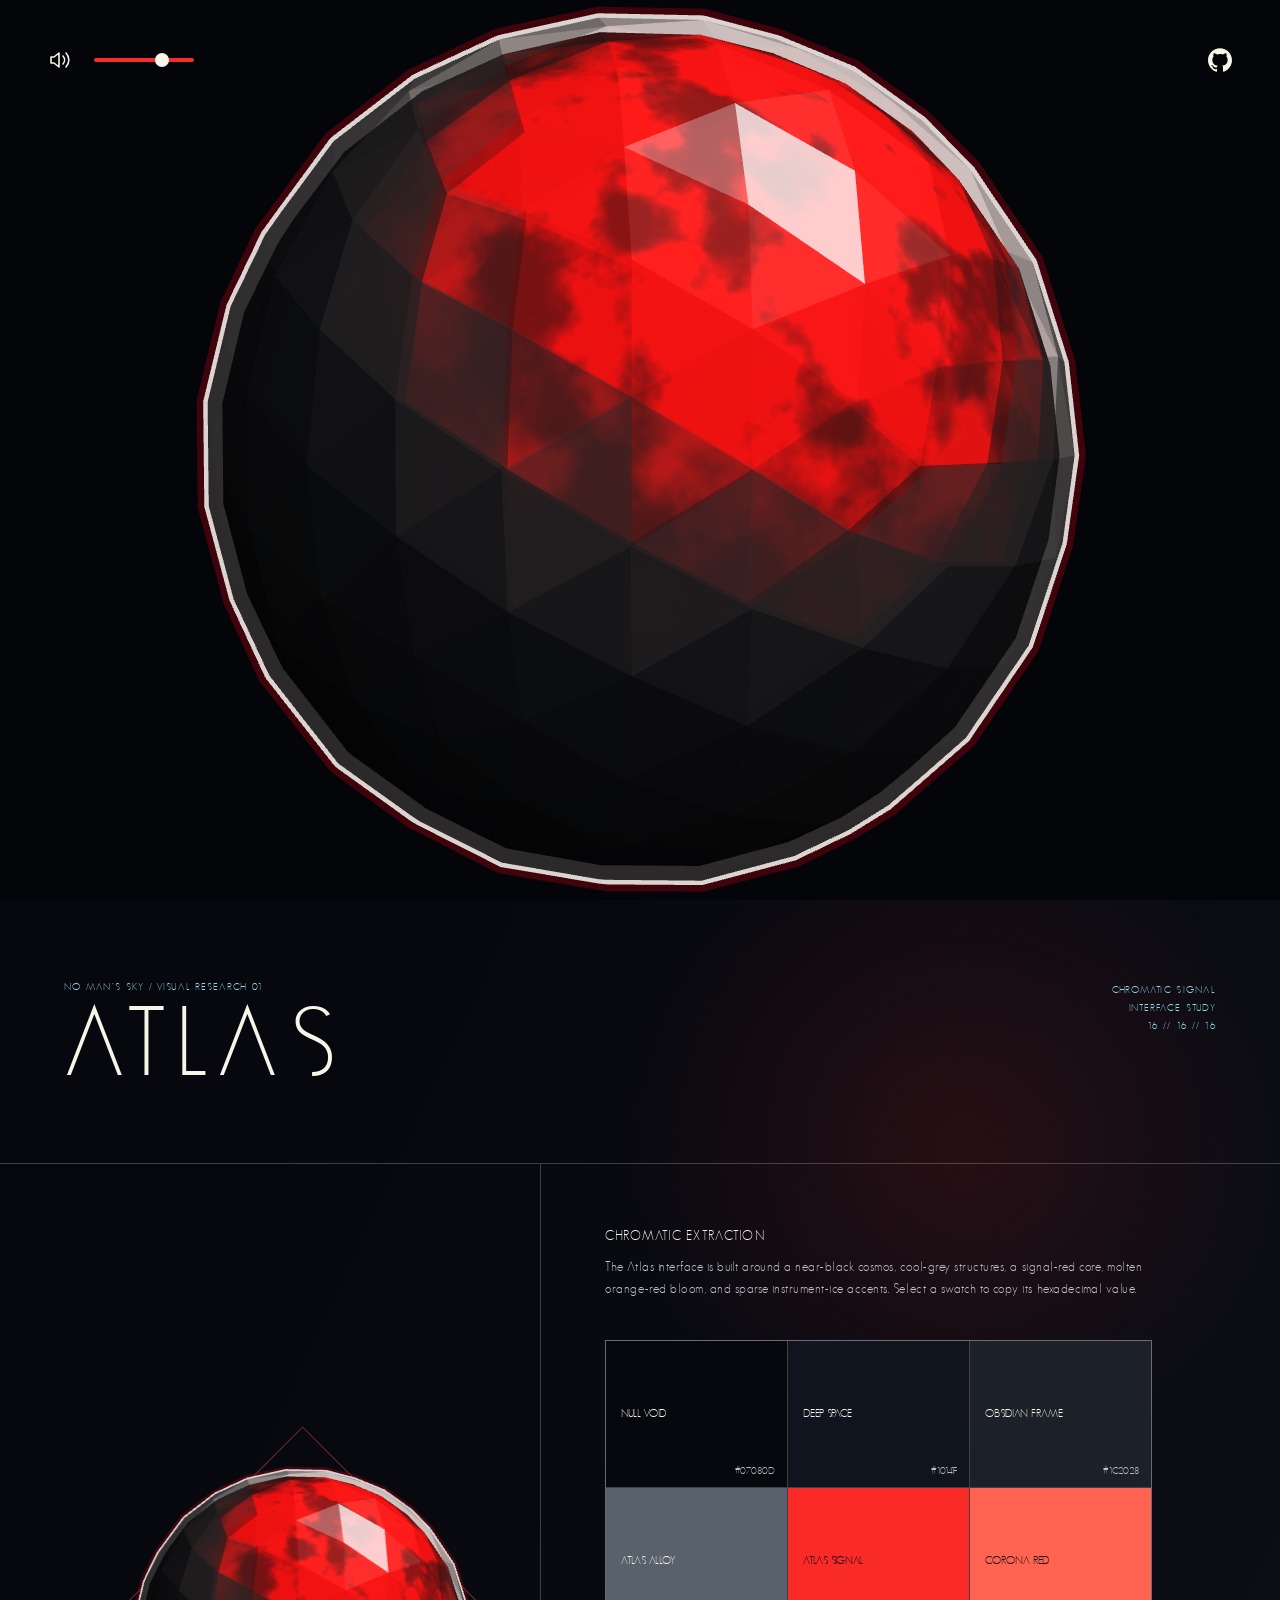
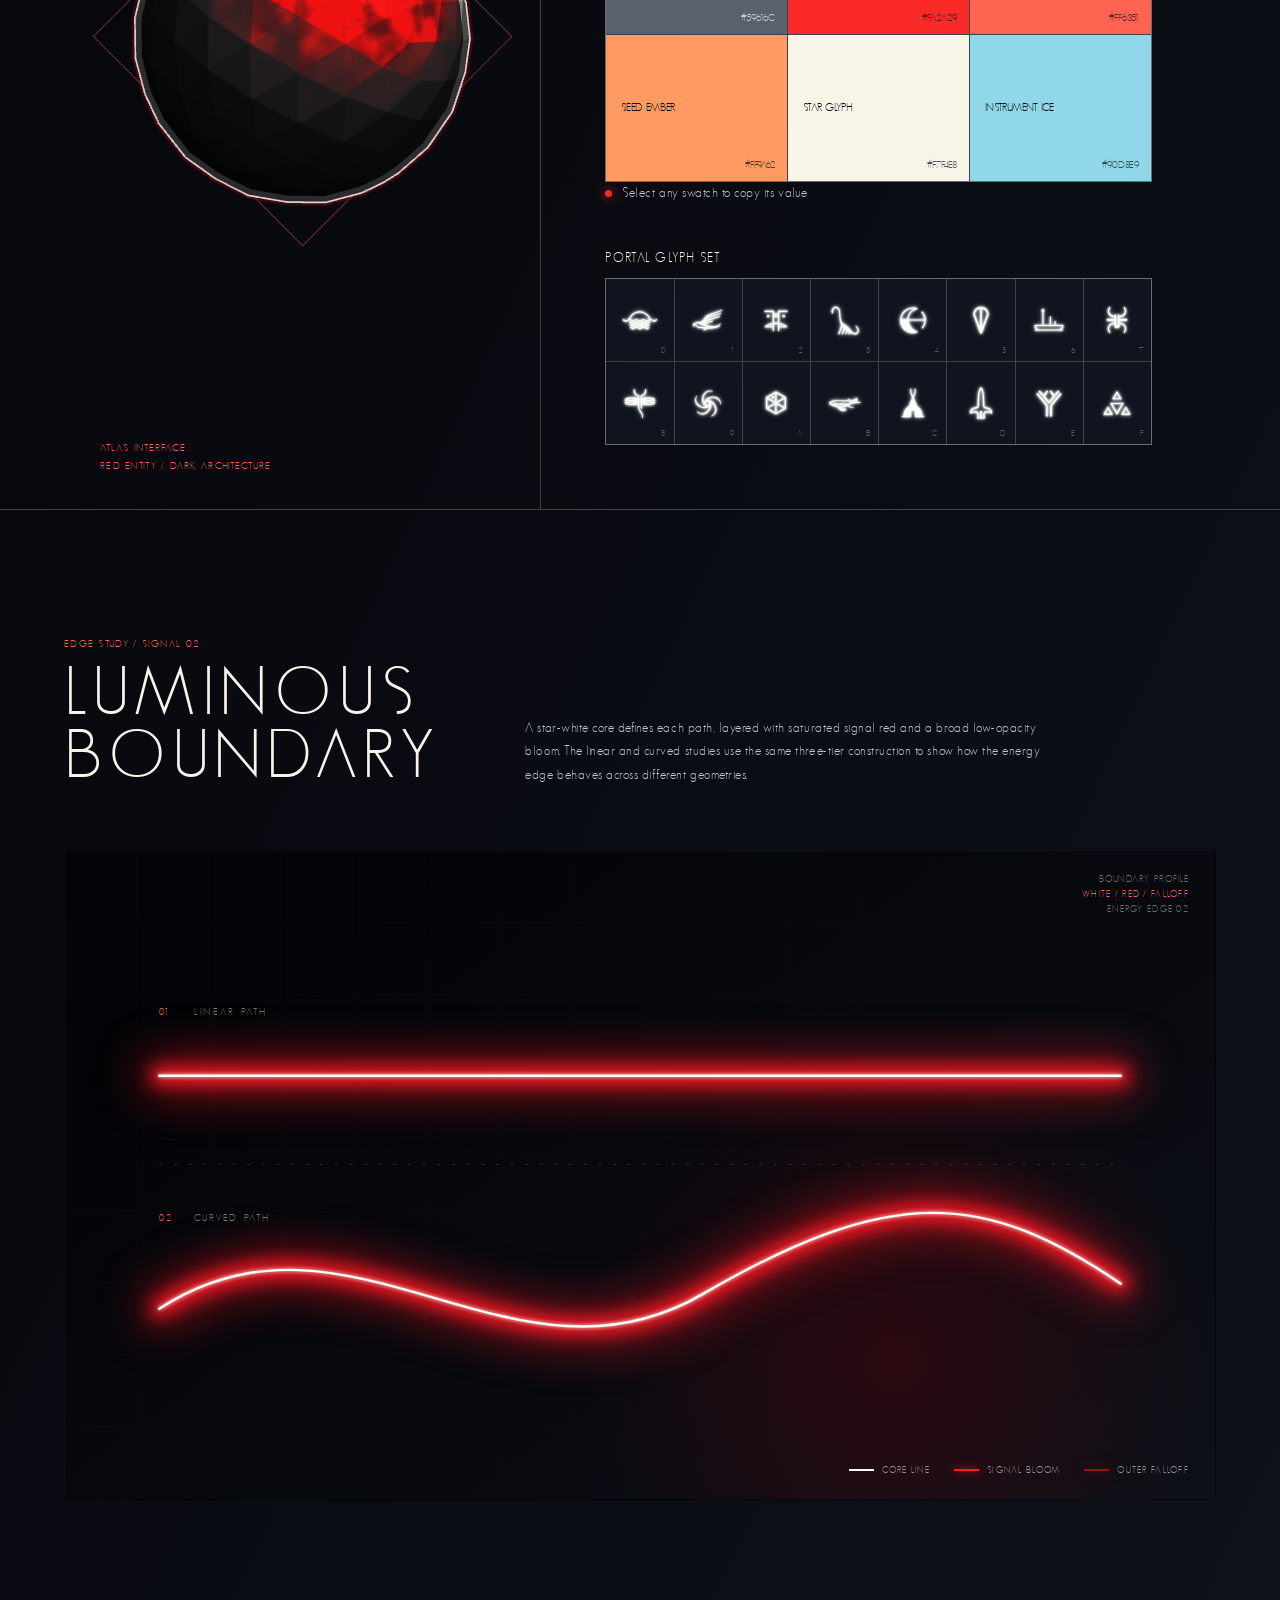
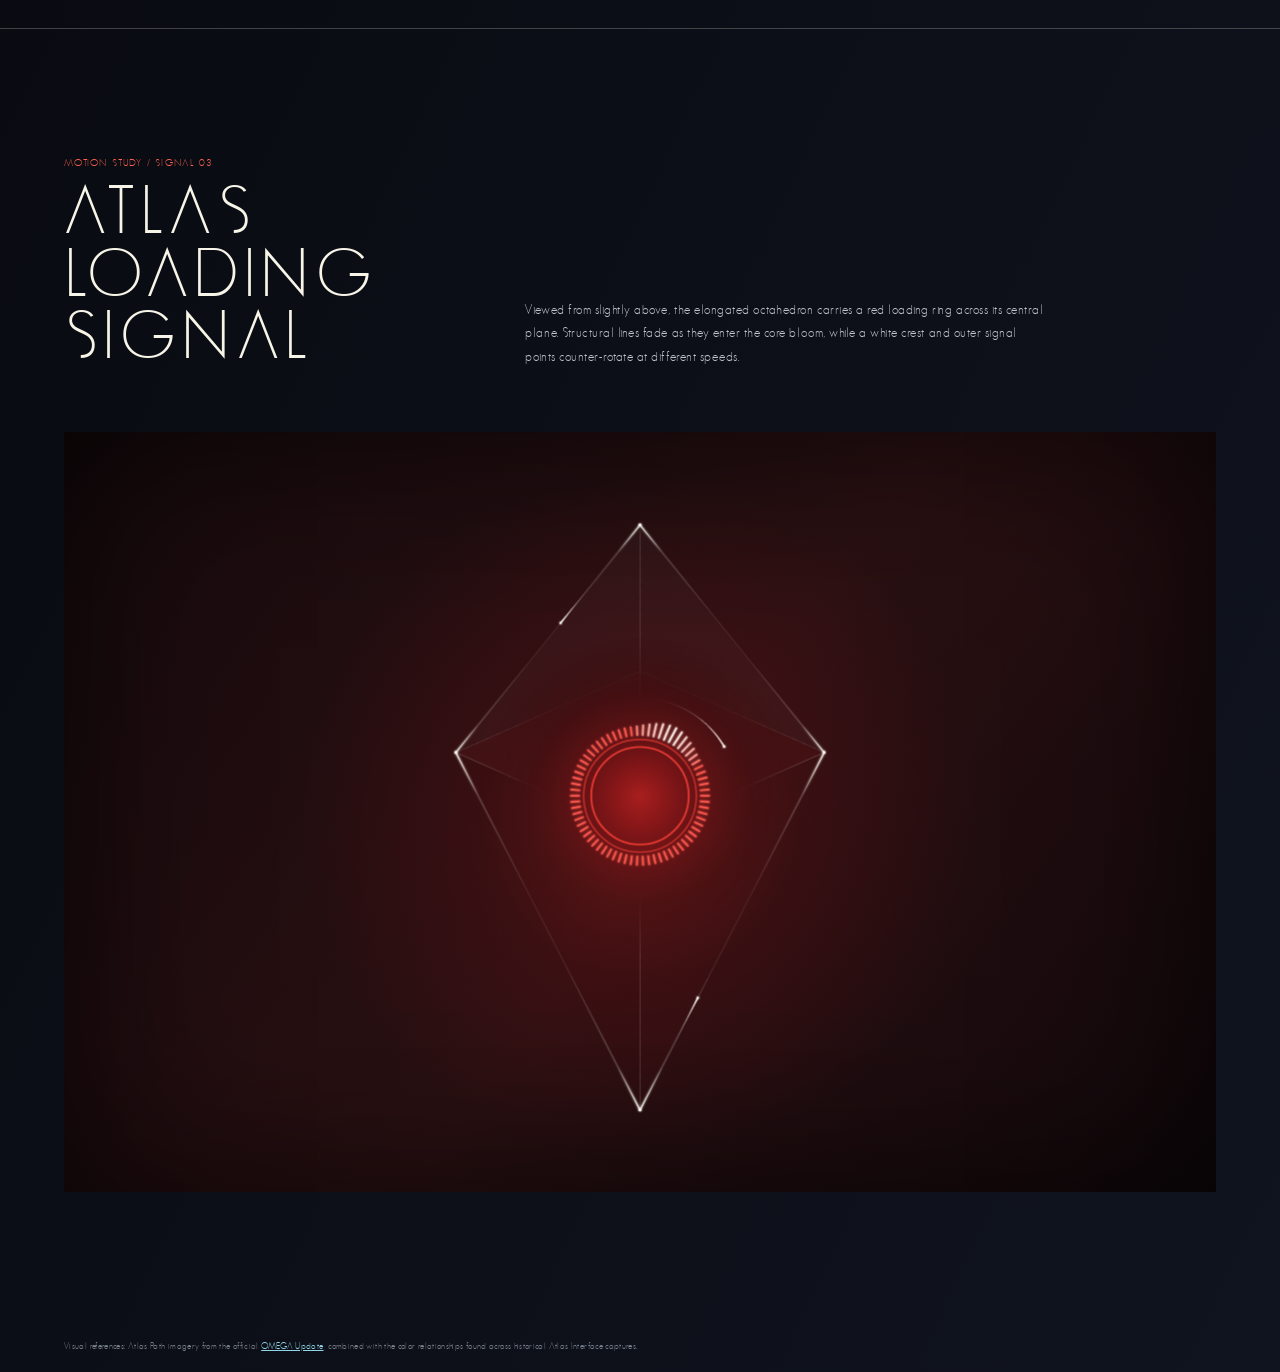
<file: index.html>
<!doctype html>
<html lang="en">
  <head>
    <meta charset="utf-8" />
    <meta name="viewport" content="width=device-width, initial-scale=1" />
    <meta http-equiv="refresh" content="0; url=./color-study.html" />
    <title>Atlas Design / Chromatic Study</title>
    <link rel="canonical" href="./color-study.html" />
  </head>
  <body>
    <p><a href="./color-study.html">Open the Atlas chromatic study</a></p>
    <script>location.replace('./color-study.html' + location.search + location.hash);</script>
  </body>
</html>
</file>
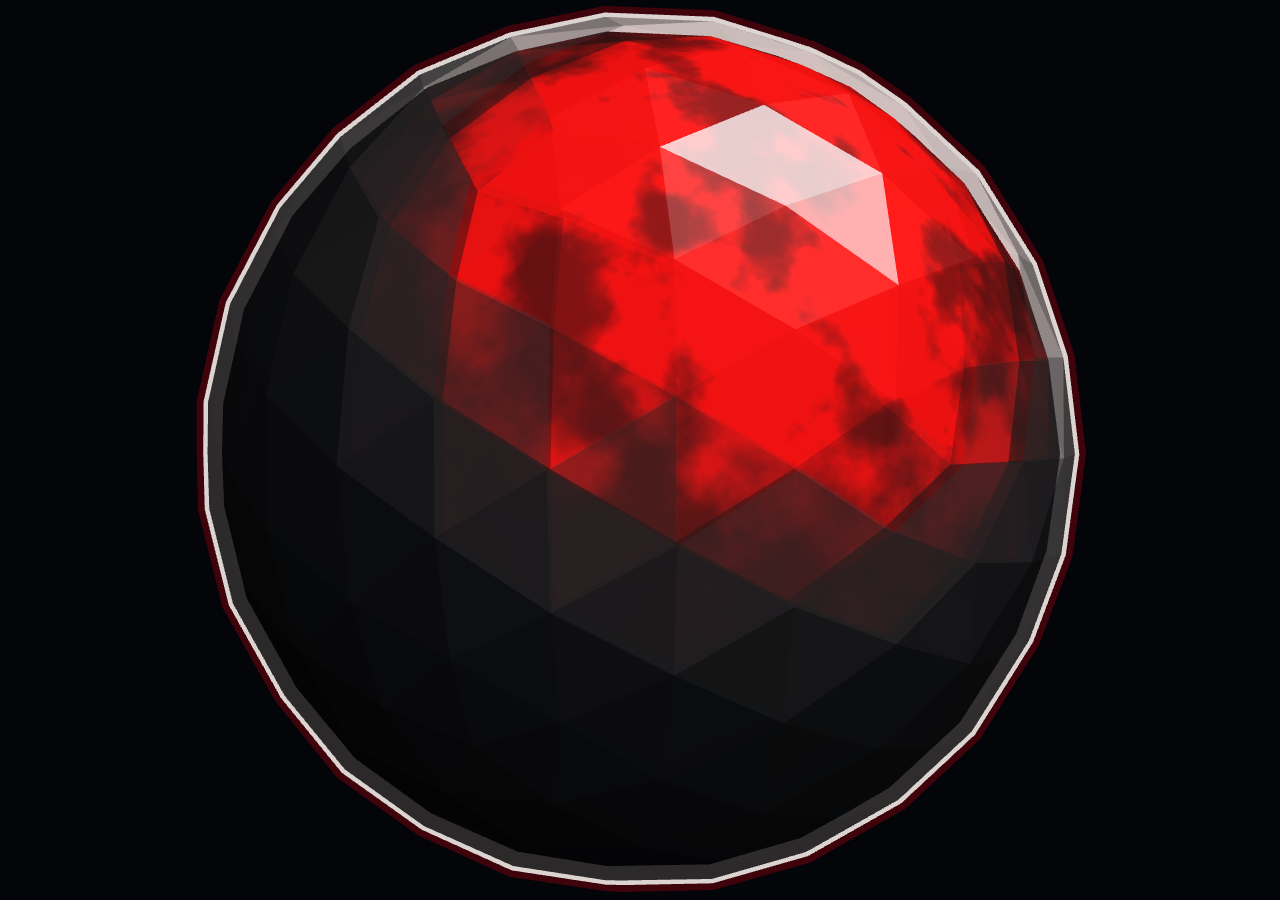
<file: components/atlas-core/index.html>
<!doctype html>
<html lang="zh-CN">
  <head>
    <meta charset="utf-8" />
    <meta name="viewport" content="width=device-width, initial-scale=1" />
    <title>Atlas Core</title>
    <link rel="stylesheet" href="./atlas-core.css" />
  </head>
  <body>
    <section class="atlas-core" data-atlas-core aria-label="Atlas Core">
      <canvas class="atlas-core__canvas" data-atlas-canvas aria-hidden="true"></canvas>
      <div class="atlas-core__fallback" aria-hidden="true"></div>
    </section>
    <script src="../../vendor/three.min.js"></script>
    <script src="./atlas-core.js"></script>
    <script>window.AtlasCore.mount();</script>
  </body>
</html>
</file>
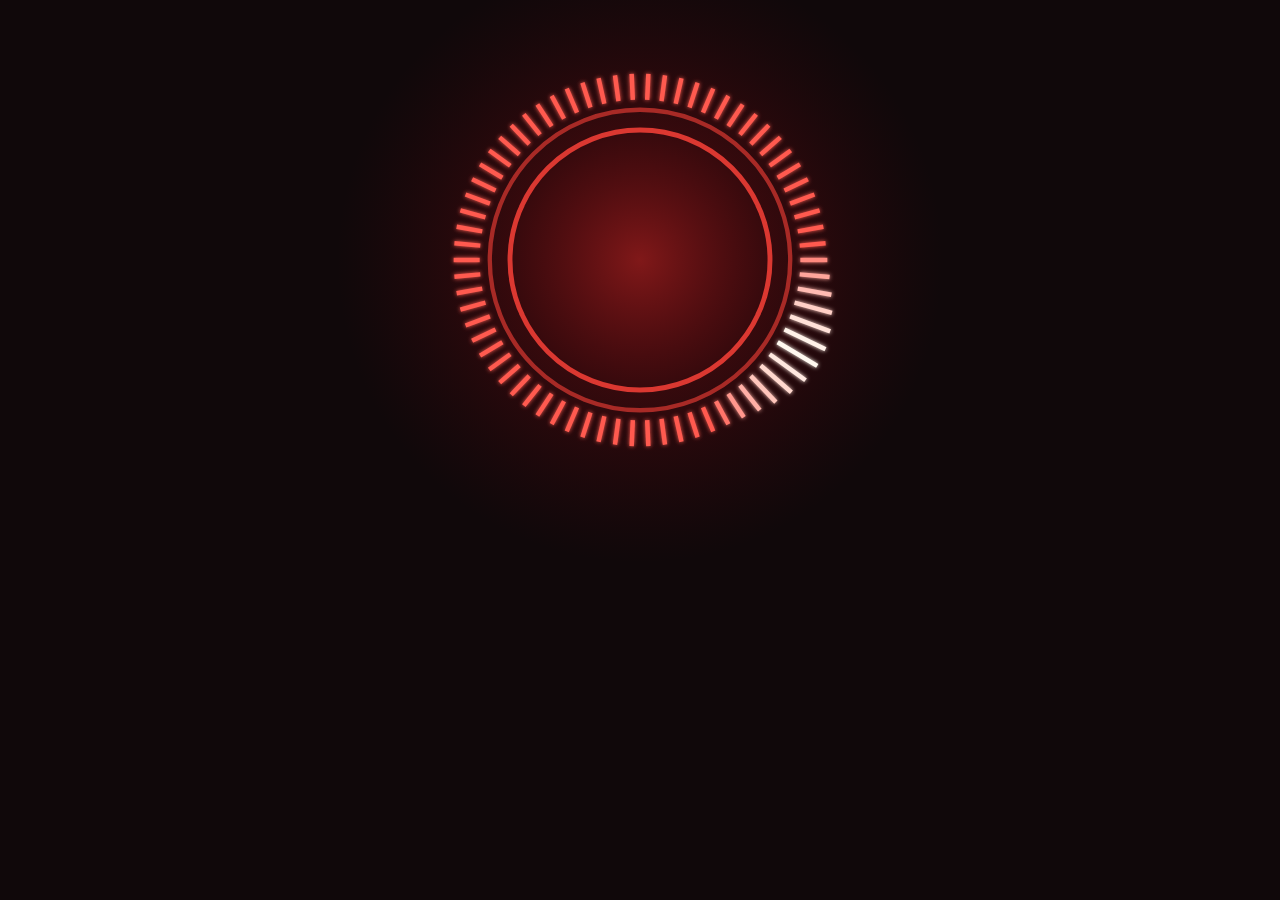
<file: components/atlas-loader-core/index.html>
<!doctype html>
<html lang="zh-CN">
  <head>
    <meta charset="utf-8" />
    <meta name="viewport" content="width=device-width, initial-scale=1" />
    <title>Atlas Loader Core</title>
    <link rel="stylesheet" href="./atlas-loader-core.css" />
    <style>
      html, body { min-height: 100%; margin: 0; background: #10080a; }
      body { display: grid; place-items: center; }
      svg { width: min(72vw, 520px); overflow: visible; }
    </style>
  </head>
  <body>
    <svg viewBox="150 155 180 180" role="img" aria-label="Atlas red loading core">
      <g data-atlas-loader-core></g>
    </svg>
    <script src="./atlas-loader-core.js"></script>
    <script>window.AtlasLoaderCore.mountAll();</script>
  </body>
</html>
</file>
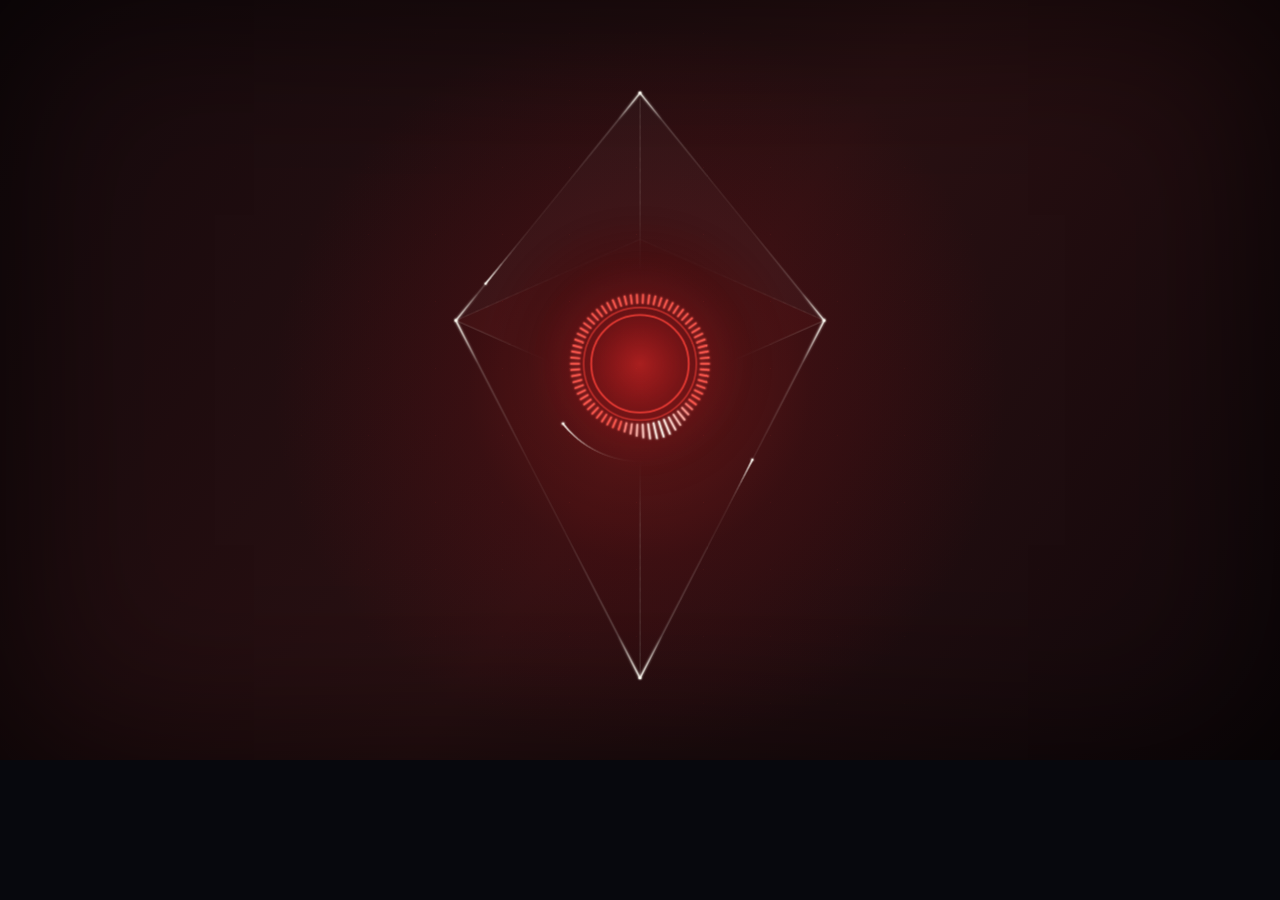
<file: components/atlas-loader/index.html>
<!doctype html>
<html lang="zh-CN">
  <head>
    <meta charset="utf-8" />
    <meta name="viewport" content="width=device-width, initial-scale=1" />
    <title>Atlas Loader</title>
    <link rel="stylesheet" href="../atlas-loader-core/atlas-loader-core.css" />
    <link rel="stylesheet" href="./atlas-loader.css" />
    <style>
      :root { --signal: #fa2a29; --corona: #ff6351; --star: #f7f4e8; }
      html, body { min-height: 100%; margin: 0; color: var(--star); background: #07080d; font-family: "Avenir Next", sans-serif; font-weight: 300; letter-spacing: .08em; }
    </style>
  </head>
  <body>
    <div data-atlas-loader data-inner-orbit-radius="90"></div>
    <script src="../atlas-loader-core/atlas-loader-core.js"></script>
    <script src="./atlas-loader.js"></script>
    <script>window.AtlasLoader.mountAll();</script>
  </body>
</html>
</file>
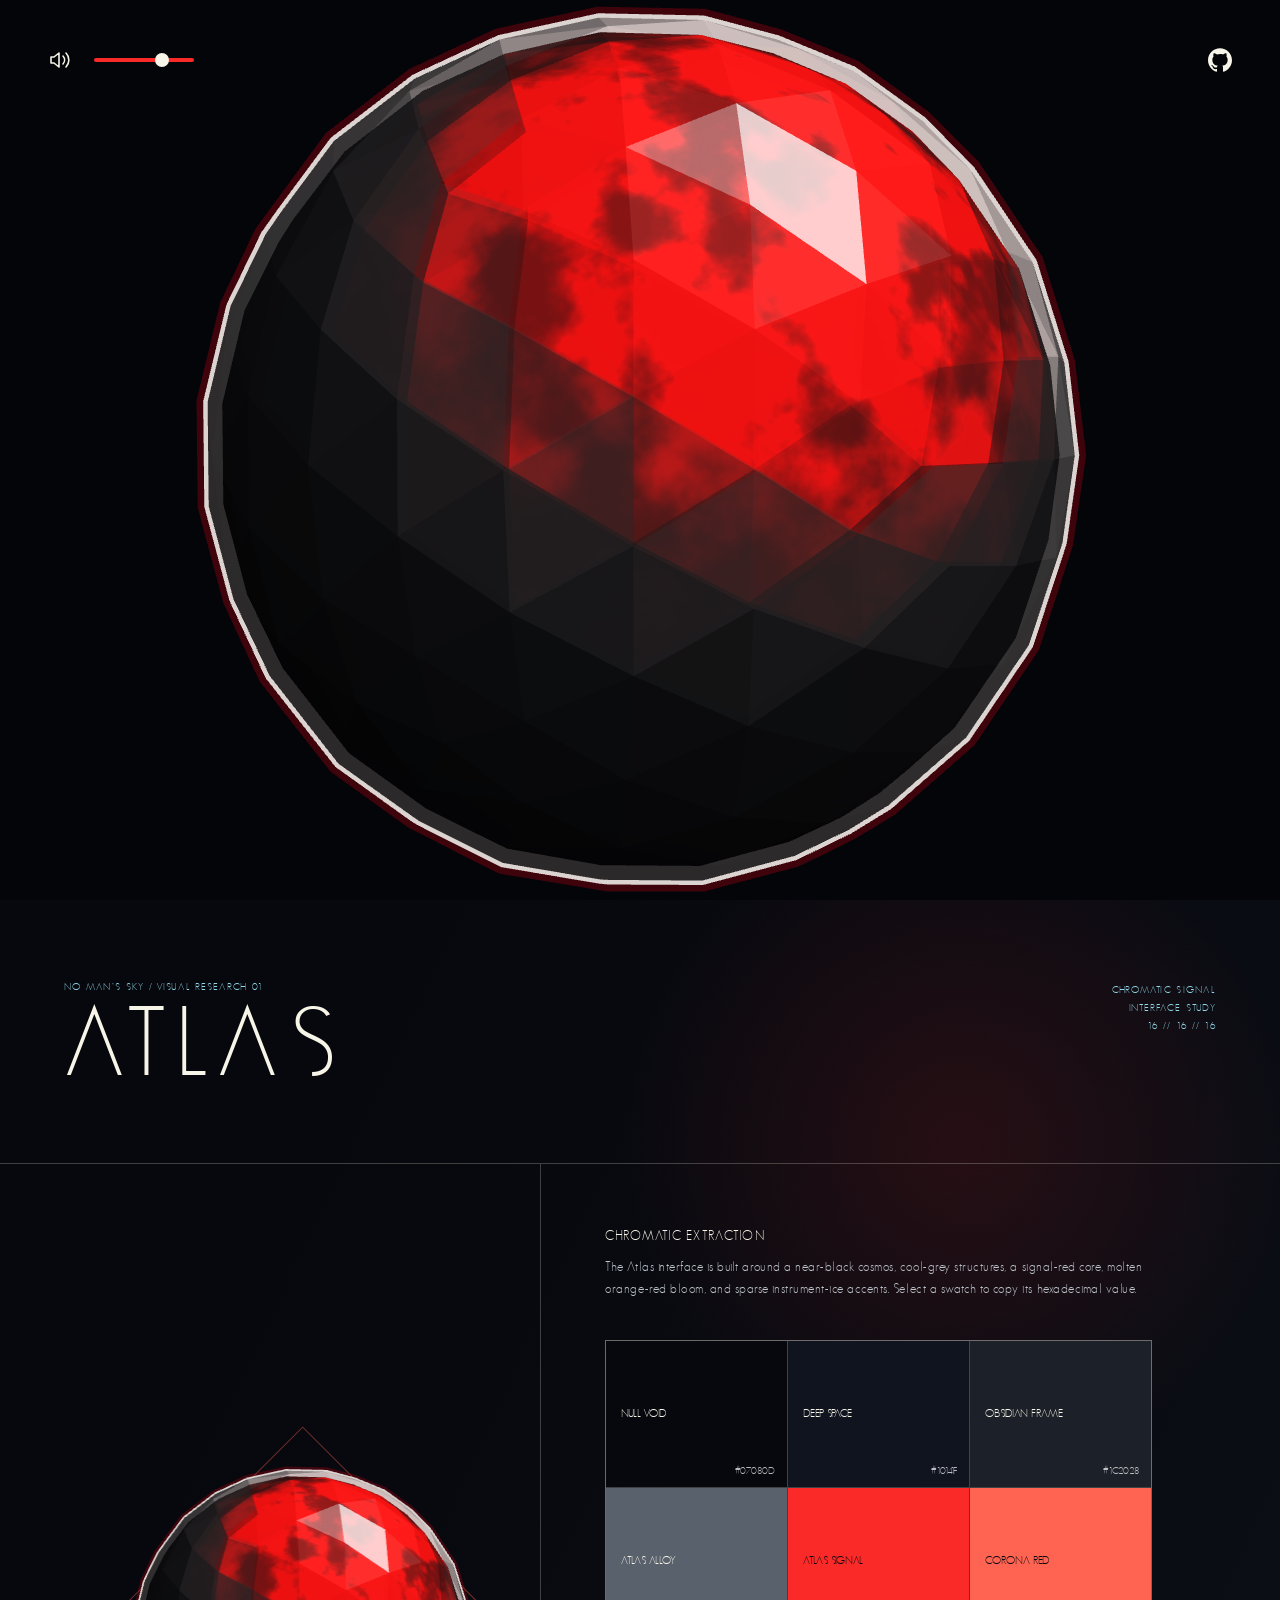
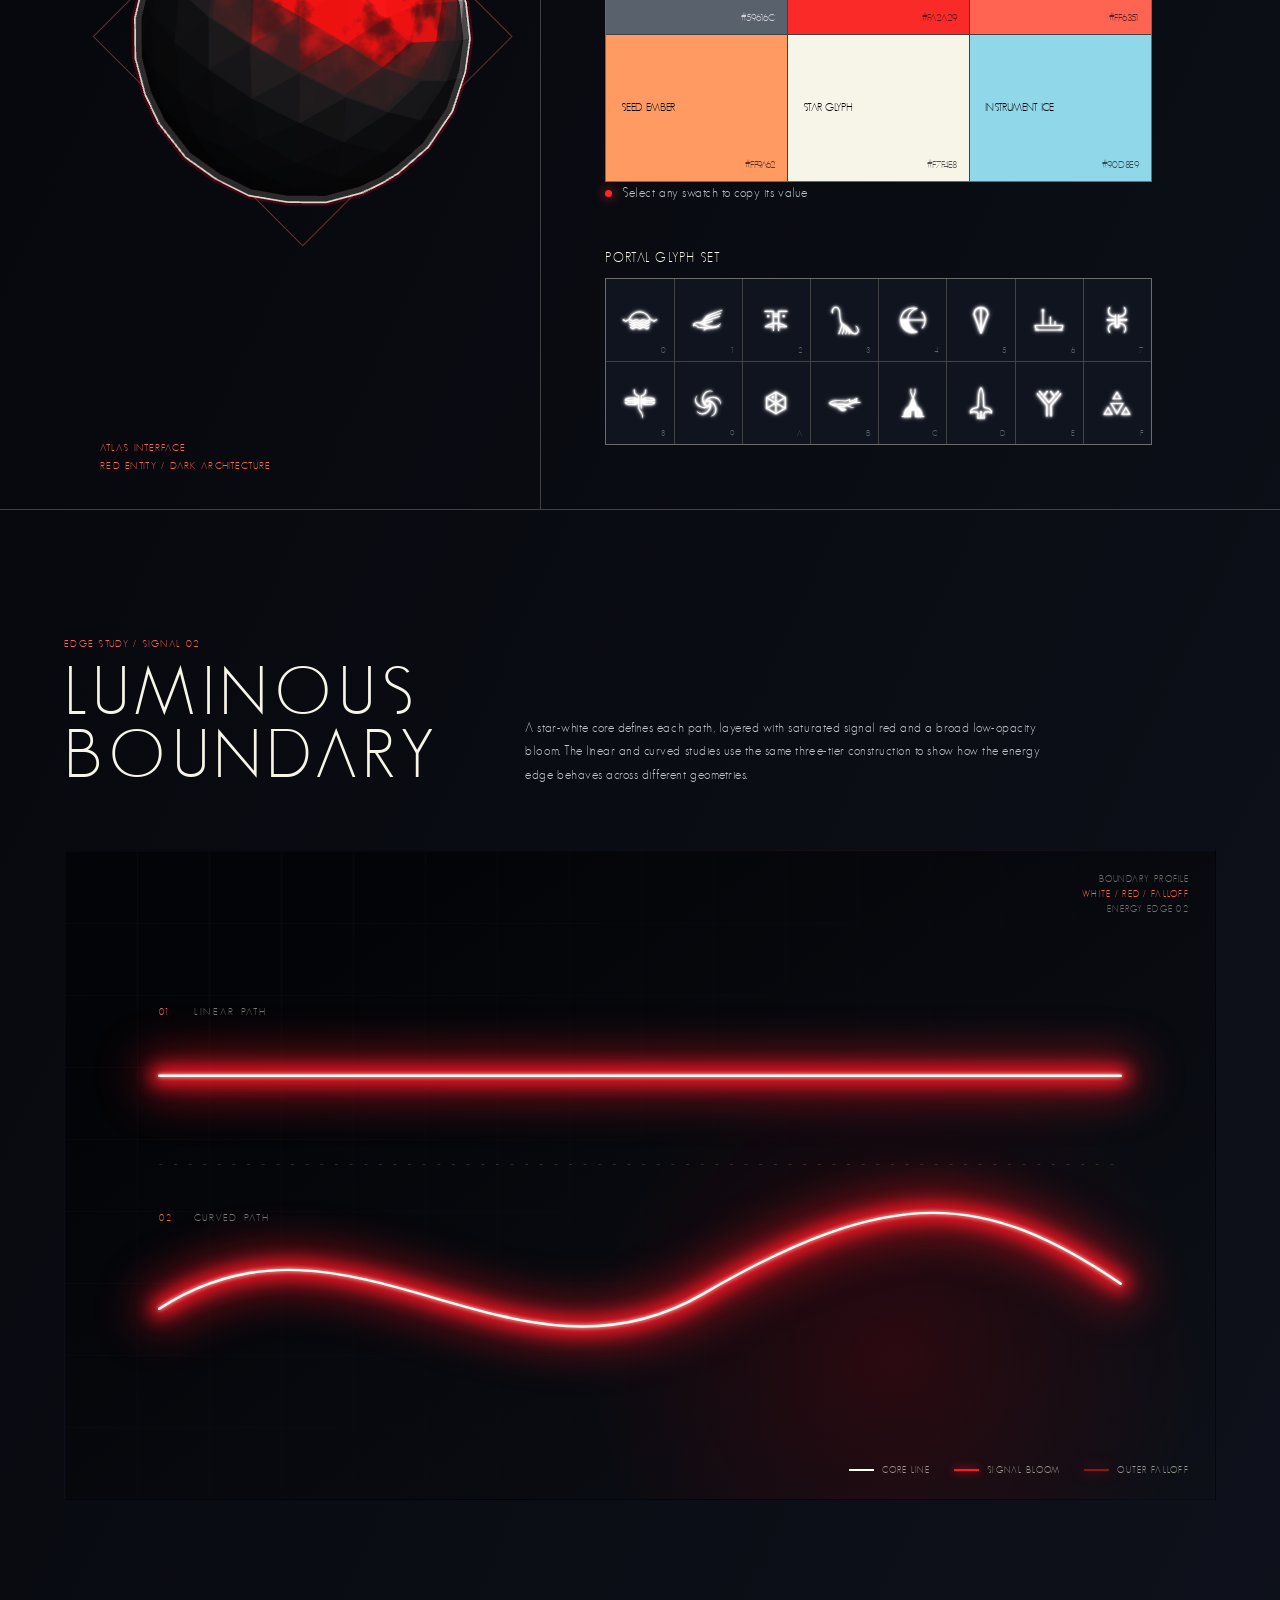
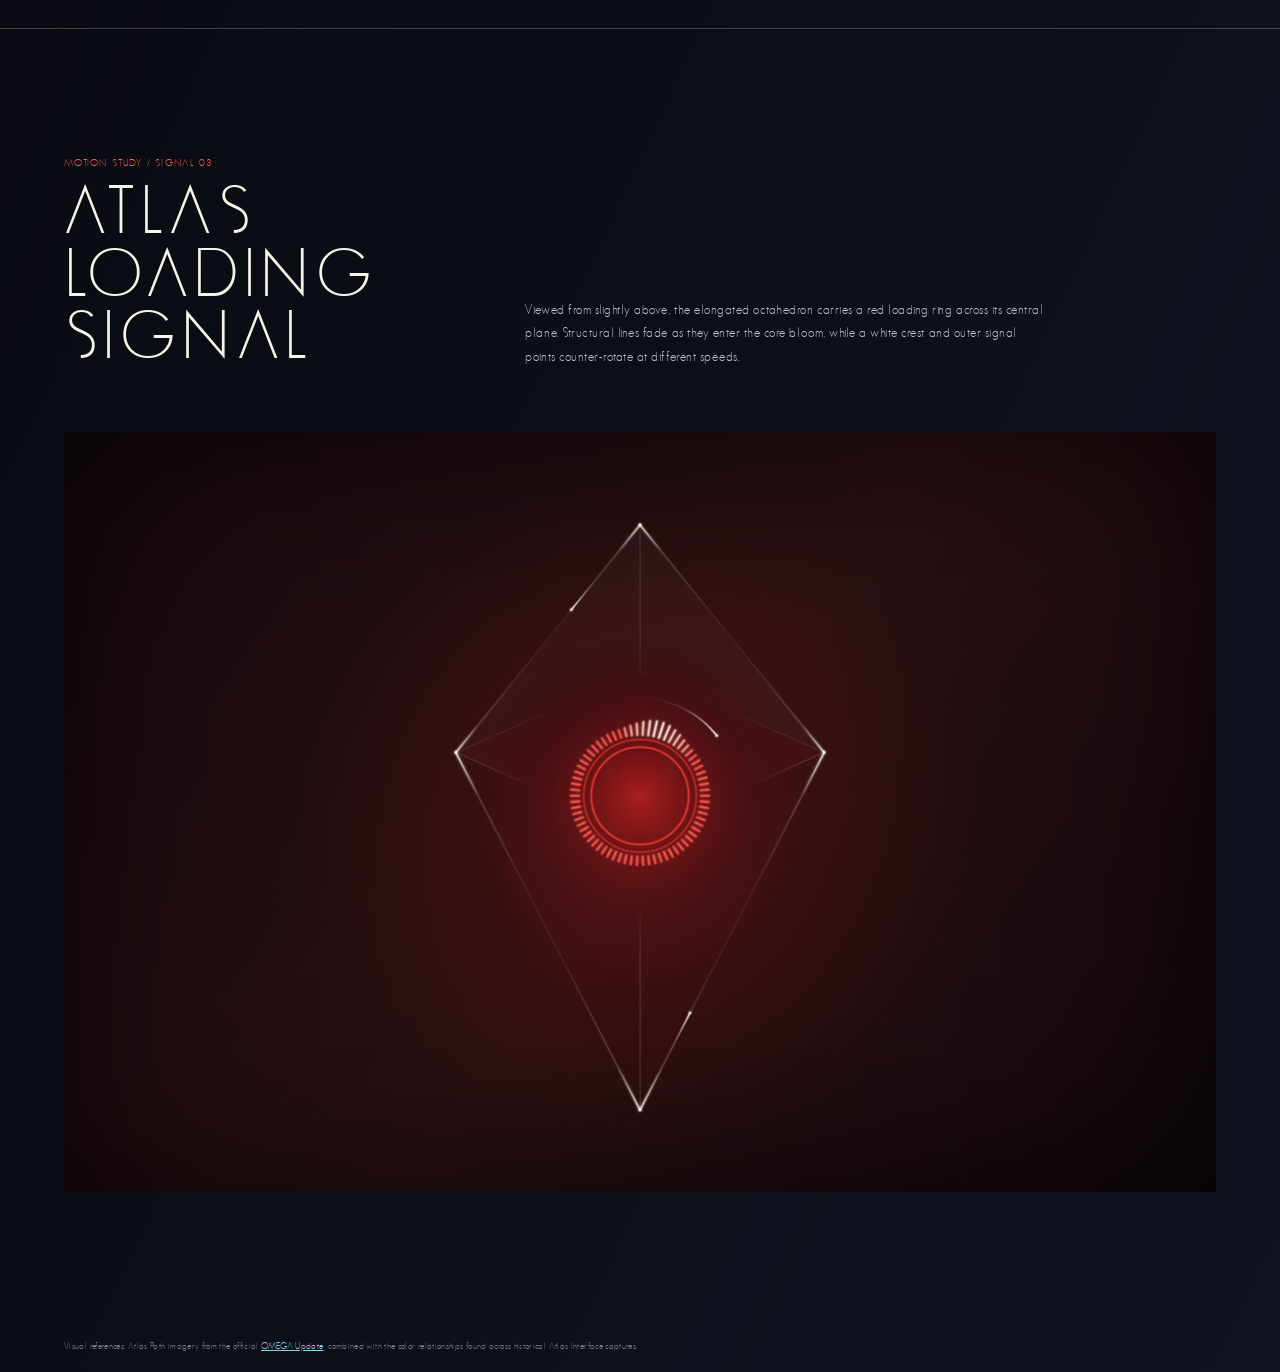
<file: color-study.html>
<!doctype html>
<html lang="en">
  <head>
    <meta charset="utf-8" />
    <meta name="viewport" content="width=device-width, initial-scale=1" />
    <title>ATLAS / Chromatic Study</title>
    <style>
      /* Bundled locally with this Atlas study. */
      @font-face {
        font-family: "GeosansLight-NMS";
        src: url("./GeosansLight-NMS%20Regular/GeosansLight-NMS%20Regular.ttf") format("truetype");
        font-weight: 300 400;
        font-style: normal;
        font-display: block;
      }
      :root {
        --void: #07080d;
        --void-blue: #10141f;
        --obsidian: #1c2028;
        --metal: #59616c;
        --signal: #fa2a29;
        --corona: #ff6351;
        --ember: #ff9a62;
        --star: #f7f4e8;
        --ice: #90d8e9;
      }

      * { box-sizing: border-box; }
      body {
        min-width: 320px;
        margin: 0;
        color: var(--star);
        background: var(--void);
        font-family: "GeosansLight-NMS", "Futura PT", "Avenir Next", sans-serif;
        font-weight: 300;
        letter-spacing: .08em;
      }
      .frame {
        isolation: isolate;
        min-height: 100svh;
        overflow: hidden;
        background:
          radial-gradient(circle at 75% 25%, rgba(250, 42, 41, .12), transparent 21rem),
          linear-gradient(115deg, var(--void) 24%, var(--void-blue) 100%);
      }
      .frame::before {
        position: fixed; inset: 0; z-index: -1; pointer-events: none; content: "";
        opacity: .26;
        background-image: radial-gradient(rgba(247, 244, 232, .8) .5px, transparent .6px);
        background-size: 43px 43px;
        mask-image: linear-gradient(to bottom, black, transparent 65%);
      }
      header {
        display: flex; align-items: flex-start; justify-content: space-between; gap: 24px;
        max-width: 1320px; margin: auto; padding: clamp(46px, 9vh, 110px) clamp(24px, 5vw, 80px);
        border-bottom: 1px solid rgba(247, 244, 232, .23);
      }
      .eyebrow, .meta { margin: 0; color: var(--ice); font-size: 10px; text-transform: uppercase; }
      h1 { margin: 13px 0 0; font-size: clamp(40px, 8vw, 96px); font-weight: 300; letter-spacing: .13em; line-height: .8; }
      .meta { max-width: 270px; text-align: right; line-height: 1.8; }
      .atlas-hero { isolation: isolate; position: relative; display: grid; min-height: 100svh; place-items: center; overflow: hidden; background: #040509; }
      #atlas-canvas { position: absolute; z-index: 1; inset: 0; width: 100%; height: 100%; opacity: 0; transition: opacity 1.2s ease; }
      .atlas-hero.is-webgl #atlas-canvas { opacity: 1; }
      .atlas-audio { position: absolute; z-index: 3; top: clamp(16px, 3vw, 40px); left: clamp(16px, 3vw, 40px); display: flex; align-items: center; gap: 12px; height: 44px; color: var(--star); }
      .atlas-audio .audio-mute { display: grid; place-items: center; width: 44px; height: 44px; min-height: 0; padding: 0; overflow: visible; border: 0; color: inherit; background: transparent; cursor: pointer; transform: none; }
      .atlas-audio .audio-mute::after { content: none; }
      .atlas-audio .audio-mute svg { width: 24px; height: 24px; fill: none; stroke: currentColor; stroke-width: 1.6; stroke-linecap: round; stroke-linejoin: round; }
      .atlas-audio .audio-mute:hover { color: var(--corona); outline: none; }
      .atlas-audio .audio-mute:focus-visible { outline: 1px solid var(--ice); outline-offset: 4px; }
      .atlas-audio .audio-mute:disabled { opacity: .4; cursor: default; }
      .audio-mute [data-sound-off], .audio-mute.is-muted [data-sound-on] { display: none; }
      .audio-mute.is-muted [data-sound-off] { display: inline; }
      .atlas-audio input[type="range"] { width: clamp(64px, 10vw, 100px); height: 24px; margin: 0; appearance: none; -webkit-appearance: none; background: transparent; accent-color: var(--signal); cursor: pointer; }
      .atlas-audio input[type="range"]::-webkit-slider-runnable-track { height: 4px; border-radius: 2px; background: var(--signal); }
      .atlas-audio input[type="range"]::-webkit-slider-thumb { appearance: none; -webkit-appearance: none; width: 14px; height: 14px; margin-top: -5px; border: 0; border-radius: 50%; background: var(--star); }
      .atlas-audio input[type="range"]::-moz-range-track { height: 4px; border-radius: 2px; background: var(--signal); }
      .atlas-audio input[type="range"]::-moz-range-progress { height: 4px; border-radius: 2px; background: var(--signal); }
      .atlas-audio input[type="range"]::-moz-range-thumb { width: 14px; height: 14px; border: 0; border-radius: 50%; background: var(--star); }
      .atlas-audio input[type="range"]:focus-visible { outline: 1px solid var(--ice); outline-offset: 4px; }
      .audio-status { position: absolute; width: 1px; height: 1px; overflow: hidden; clip-path: inset(50%); }

      .amplitude-tuner { position: absolute; z-index: 4; bottom: 20px; right: clamp(16px, 3vw, 40px); width: 176px; padding: 12px; border: 1px solid #59616c; background: rgba(4,5,9,.88); color: var(--star); font-size: 10px; }
      .amplitude-tuner[hidden] { display: none; }
      .amplitude-tuner p { margin: 0 0 8px; line-height: 1.5; }
      .amplitude-pad { position: relative; width: 104px; height: 104px; margin: 8px auto; border: 1px solid #59616c; background: linear-gradient(transparent 49.5%, #59616c 50%, transparent 50.5%), linear-gradient(90deg, transparent 49.5%, #59616c 50%, transparent 50.5%); touch-action: none; cursor: grab; }
      .amplitude-pad:focus-visible { outline: 2px solid var(--ice); outline-offset: 4px; }
      .amplitude-stick { position: absolute; width: 22px; height: 22px; border: 1px solid var(--star); border-radius: 50%; background: var(--signal); transform: translate(-50%, -50%); pointer-events: none; }
      .amplitude-tuner output { display: block; line-height: 1.7; font-variant-numeric: tabular-nums; }
      .amplitude-tuner button { min-height: 28px; padding: 4px 8px; margin-top: 6px; color: var(--star); background: transparent; border: 1px solid #59616c; font: inherit; cursor: pointer; transform: none; }
      .amplitude-tuner button::after { content: none; }
      .atlas-github { position: absolute; z-index: 3; top: clamp(16px, 3vw, 40px); right: clamp(16px, 3vw, 40px); display: grid; place-items: center; width: 44px; height: 44px; color: var(--star); }
      .atlas-github svg { width: 24px; height: 24px; fill: currentColor; }
      .atlas-github:hover { color: var(--corona); }
      .atlas-github:focus-visible { outline: 1px solid currentColor; outline-offset: 4px; }
      .atlas-fallback { position: absolute; z-index: 1; width: min(46vw, 46vh); aspect-ratio: 1; border-radius: 48% 52% 55% 45% / 52% 43% 57% 48%; background: radial-gradient(circle at 34% 28%, #37404b, #0d0f14 38%, #030407 68%); box-shadow: inset -24px -20px 42px #000; transition: opacity .5s ease; }
      .atlas-fallback::before { position: absolute; inset: -21%; content: ""; clip-path: polygon(50% 0%, 76% 10%, 100% 42%, 90% 76%, 57% 100%, 18% 91%, 0% 57%, 12% 18%); background: linear-gradient(135deg, rgba(255, 111, 89, .86), rgba(94, 3, 17, .08) 64%); opacity: .64; animation: fallback-drift 11s linear infinite; }
      .atlas-hero.is-webgl .atlas-fallback { opacity: 0; }
      .atlas-copy { position: relative; z-index: 1; align-self: end; width: min(calc(100% - 48px), 1320px); margin-bottom: clamp(32px, 6vh, 78px); pointer-events: none; }
      .atlas-copy .eyebrow { color: var(--corona); }
      .atlas-copy h2 { width: min-content; margin: 13px 0 0; color: var(--star); font-size: clamp(28px, 4vw, 58px); font-weight: 300; line-height: .8; letter-spacing: .18em; text-shadow: 0 0 38px rgba(250, 42, 41, .22); }
      .atlas-telemetry { position: absolute; z-index: 1; top: clamp(25px, 5vw, 70px); right: clamp(24px, 5vw, 80px); display: grid; gap: 6px; color: rgba(247, 244, 232, .55); font-size: 9px; line-height: 1.1; text-align: right; pointer-events: none; }
      .atlas-telemetry strong { color: var(--corona); font-weight: 300; }
      .hero-scroll { position: absolute; z-index: 1; right: clamp(24px, 5vw, 80px); bottom: clamp(32px, 6vh, 78px); color: var(--ice); font-size: 9px; text-decoration: none; writing-mode: vertical-rl; text-transform: uppercase; }
      .hero-scroll::after { display: block; width: 1px; height: 55px; margin: 12px auto 0; content: ""; background: linear-gradient(var(--ice), transparent); }
      .atlas-copy, .atlas-telemetry, .hero-scroll { display: none; }
      .study { display: grid; grid-template-columns: minmax(300px, .92fr) minmax(400px, 1.3fr); max-width: 1320px; margin: auto; padding: 0 clamp(24px, 5vw, 80px); }
      .orb-zone { isolation: isolate; position: relative; display: grid; min-height: 590px; place-items: center; overflow: hidden; border-right: 1px solid rgba(247, 244, 232, .23); }
      .orb-zone::before, .orb-zone::after { position: absolute; z-index: 0; content: ""; border: 1px solid rgba(255, 99, 81, .42); pointer-events: none; transform: rotate(45deg); }
      .orb-zone::before { width: 62%; aspect-ratio: 1; }
      .orb-zone::after { width: 46%; aspect-ratio: 1; border-color: rgba(247, 244, 232, .16); }
      .orb-core { position: relative; z-index: 1; width: clamp(230px, 27vw, 370px); aspect-ratio: 1; }
      .orb-core__canvas { position: absolute; inset: 0; width: 100%; height: 100%; opacity: 0; transition: opacity 1.2s ease; }
      .orb-core.is-webgl .orb-core__canvas { opacity: 1; }
      .orb-core__fallback { position: absolute; inset: 12%; border-radius: 48% 52% 55% 45% / 52% 43% 57% 48%; background: radial-gradient(circle at 68% 27%, rgba(255, 33, 29, .72), #391015 22%, #0d0f14 52%, #030407 74%); box-shadow: 0 0 40px rgba(250, 42, 41, .18), inset -22px -20px 38px #000; transition: opacity .5s ease; }
      .orb-core.is-webgl .orb-core__fallback { opacity: 0; }
      .orb-label { position: absolute; z-index: 2; bottom: 34px; left: 36px; margin: 0; color: var(--corona); font-size: 10px; line-height: 1.8; }
      .palette { padding: clamp(30px, 5vw, 75px); }
      .palette h2 { margin: 0 0 13px; color: var(--star); font-size: 13px; font-weight: 400; text-transform: uppercase; }
      .palette > p { max-width: 540px; margin: 0 0 40px; color: #bdc4cb; font-size: 13px; line-height: 1.7; letter-spacing: .04em; }
      .swatches { display: grid; grid-template-columns: repeat(3, 1fr); gap: 1px; background: rgba(247, 244, 232, .23); border: 1px solid rgba(247, 244, 232, .23); }
      button { position: relative; min-height: 146px; padding: 15px; overflow: hidden; border: 0; color: var(--swatch-ink, var(--star)); background: var(--swatch); text-align: left; font: inherit; cursor: copy; transition: transform .22s ease, z-index .22s ease; }
      button:hover, button:focus-visible { z-index: 1; outline: 1px solid var(--swatch-ink, var(--star)); transform: scale(1.035); }
      button::after { position: absolute; right: 12px; bottom: 11px; content: attr(data-hex); color: var(--swatch-meta, color-mix(in srgb, var(--swatch), white 72%)); font-size: 10px; }
      button.is-light { --swatch-ink: #07080d; --swatch-meta: rgba(7, 8, 13, .68); }
      button span { display: block; max-width: 100px; font-size: 11px; line-height: 1.4; text-transform: uppercase; }
      .note { display: flex; gap: 10px; align-items: center; margin: 23px 0 0; color: var(--ice); font-size: 10px; }
      .dot { width: 7px; height: 7px; border-radius: 50%; background: var(--signal); box-shadow: 0 0 12px var(--signal); }
      .glyph-heading { margin-top: 46px !important; }
      .glyph-grid { display: grid; grid-template-columns: repeat(8, 1fr); gap: 1px; border: 1px solid rgba(247, 244, 232, .23); background: rgba(247, 244, 232, .23); }
      .glyph { display: grid; min-height: 82px; place-items: center; position: relative; border: 1.5px solid transparent; background: var(--void-blue); box-shadow: 0 0 0 0 rgba(255, 24, 37, 0), 0 0 0 0 rgba(255, 24, 37, 0), 0 0 0 0 rgba(255, 24, 37, 0); transition: background .2s ease, transform .2s ease, border-color .16s ease, box-shadow .2s ease; }
      .glyph:hover { z-index: 1; border-color: #fffdf4; background: #1e1720; box-shadow: 0 0 3px 1px rgba(255, 24, 37, .92), 0 0 9px 3px rgba(255, 24, 37, .52), 0 0 18px 6px rgba(255, 24, 37, .17); transform: scale(1.06); transition: background .2s ease, transform .2s ease, border-color .16s ease, box-shadow .36s ease .18s; }
      .glyph svg { width: 40px; height: 40px; display: block; overflow: visible; color: #fff; }
      .glyph span { position: absolute; right: 6px; bottom: 5px; color: var(--metal); font-size: 8px; }
      .boundary-study, .loader-study { max-width: 1320px; margin: auto; padding: clamp(68px, 10vw, 132px) clamp(24px, 5vw, 80px); border-top: 1px solid rgba(247, 244, 232, .23); }
      .boundary-heading { display: grid; grid-template-columns: minmax(220px, .7fr) minmax(300px, 1.3fr); gap: clamp(32px, 7vw, 110px); align-items: end; margin-bottom: clamp(34px, 5vw, 64px); }
      .boundary-heading .eyebrow { color: var(--corona); }
      .boundary-heading h2 { max-width: 660px; margin: 12px 0 0; font-size: clamp(28px, 5.2vw, 70px); font-weight: 300; line-height: .94; letter-spacing: .12em; text-transform: uppercase; }
      .boundary-heading > p { max-width: 520px; margin: 0; color: #bdc4cb; font-size: 13px; line-height: 1.8; letter-spacing: .04em; }
      .boundary-stage { position: relative; min-height: clamp(360px, 55vw, 650px); overflow: hidden; border: 1.5px solid transparent; background: radial-gradient(circle at 72% 78%, rgba(108, 5, 11, .34), transparent 32%), linear-gradient(145deg, #030407 18%, #0d1018 100%); box-shadow: 0 0 0 0 rgba(255, 24, 37, 0), 0 0 0 0 rgba(255, 24, 37, 0), 0 0 0 0 rgba(255, 24, 37, 0); transition: border-color .18s ease, box-shadow .24s ease; }
      .boundary-stage:hover { border-color: #fffdf4; box-shadow: 0 0 4px 1px rgba(255, 24, 37, .95), 0 0 12px 4px rgba(255, 24, 37, .55), 0 0 28px 9px rgba(255, 24, 37, .18); transition: border-color .18s ease, box-shadow .42s ease .2s; }
      .boundary-stage::before { position: absolute; inset: 0; content: ""; opacity: .16; background-image: linear-gradient(rgba(247, 244, 232, .14) 1px, transparent 1px), linear-gradient(90deg, rgba(247, 244, 232, .14) 1px, transparent 1px); background-size: 72px 72px; mask-image: linear-gradient(135deg, black, transparent 74%); }
      .boundary-art { position: absolute; inset: 0; width: 100%; height: 100%; }
      .boundary-art use { fill: none; stroke-linecap: round; }
      .boundary-art .glow-wide { stroke: rgba(250, 22, 31, .55); stroke-width: 34; }
      .boundary-art .glow-core { stroke: #ff1825; stroke-width: 17; }
      .boundary-art .white-edge { fill: none; stroke: #fffdf4; stroke-width: 2.3; }
      .boundary-art .spec-label { fill: rgba(247, 244, 232, .48); font: 300 10px "GeosansLight-NMS", sans-serif; letter-spacing: .22em; text-transform: uppercase; }
      .boundary-art .spec-number { fill: var(--corona); font: 300 9px "GeosansLight-NMS", sans-serif; letter-spacing: .14em; }
      .boundary-art .divider { stroke: rgba(247, 244, 232, .14); stroke-width: 1; stroke-dasharray: 3 11; }
      .boundary-index { position: absolute; z-index: 1; top: 24px; right: 26px; display: grid; gap: 6px; color: rgba(247, 244, 232, .45); font-size: 9px; line-height: 1; text-align: right; text-transform: uppercase; }
      .boundary-index strong { color: var(--corona); font-weight: 300; }
      .boundary-legend { position: absolute; z-index: 1; right: 26px; bottom: 24px; display: flex; flex-wrap: wrap; justify-content: flex-end; gap: 16px 24px; color: rgba(247, 244, 232, .6); font-size: 9px; text-transform: uppercase; }
      .boundary-legend span { display: flex; align-items: center; gap: 8px; }
      .boundary-legend i { display: block; width: 25px; height: 2px; background: var(--legend); box-shadow: 0 0 var(--blur, 0) var(--legend); }
      footer { max-width: 1320px; margin: auto; padding: 18px clamp(24px, 5vw, 80px); color: #78818d; font-size: 9px; line-height: 1.8; letter-spacing: .04em; }
      footer a { color: var(--ice); }
      @keyframes fallback-drift { to { transform: rotate(1turn) scale(.93); } }
      @media (prefers-reduced-motion: reduce) { .atlas-fallback::before { animation: none; } #atlas-canvas, .orb-core__canvas { display: none; } .atlas-fallback, .orb-core__fallback { opacity: 1 !important; } .boundary-stage, .boundary-stage:hover, .glyph, .glyph:hover { transition: none; } }
      @media (max-width: 720px) { header { padding-top: 42px; padding-bottom: 42px; } .meta { display: none; } .atlas-copy h2 { font-size: clamp(28px, 10vw, 48px); } .atlas-fallback { width: min(72vw, 72vh); } .study { grid-template-columns: 1fr; } .orb-zone { min-height: 420px; border-right: 0; border-bottom: 1px solid rgba(247, 244, 232, .23); } .swatches { grid-template-columns: repeat(2, 1fr); } button { min-height: 118px; } .glyph-grid { grid-template-columns: repeat(4, 1fr); } .boundary-heading { grid-template-columns: 1fr; gap: 22px; } .boundary-stage { min-height: 420px; } .boundary-legend { right: 18px; bottom: 18px; gap: 12px; } .boundary-index { top: 18px; right: 18px; } }
    </style>
    <link rel="stylesheet" href="./components/atlas-loader-core/atlas-loader-core.css" />
    <link rel="stylesheet" href="./components/atlas-loader/atlas-loader.css" />
  </head>
  <body>
    <main class="frame">
      <section class="atlas-hero" id="atlas-core" data-component="AtlasCore" data-atlas-core aria-label="Atlas Core: isolated black and red low-poly sphere">
        <canvas id="atlas-canvas" aria-hidden="true"></canvas>
        <a class="atlas-github" href="https://github.com/JikoSchnee/Atlas-Design" target="_blank" rel="noopener noreferrer" aria-label="View Atlas Design on GitHub" title="View Atlas Design on GitHub">
          <svg viewBox="0 0 24 24" aria-hidden="true"><path d="M12 .297C5.37.297 0 5.67 0 12.297c0 5.303 3.438 9.8 8.205 11.385.6.113.82-.258.82-.577 0-.285-.01-1.04-.015-2.04-3.338.724-4.043-1.61-4.043-1.61-.546-1.387-1.333-1.756-1.333-1.756-1.09-.745.083-.729.083-.729 1.205.084 1.838 1.237 1.838 1.237 1.07 1.835 2.807 1.305 3.492.998.108-.776.418-1.305.762-1.605-2.665-.303-5.467-1.334-5.467-5.93 0-1.31.469-2.38 1.236-3.22-.124-.303-.536-1.524.118-3.176 0 0 1.008-.322 3.301 1.23A11.52 11.52 0 0112 6.101c1.02.005 2.047.138 3.006.404 2.291-1.552 3.297-1.23 3.297-1.23.656 1.652.244 2.873.12 3.176.77.84 1.235 1.91 1.235 3.22 0 4.609-2.807 5.624-5.479 5.921.43.372.823 1.102.823 2.222 0 1.606-.015 2.898-.015 3.293 0 .322.216.694.825.576C20.565 22.092 24 17.597 24 12.297c0-6.627-5.373-12-12-12" /></svg>
        </a>
        <div class="atlas-fallback" aria-hidden="true"></div>
        <div class="atlas-audio" data-atlas-audio role="group" aria-label="Music controls">
          <audio data-audio-track src="./assets/audio/end-of-the-world-sun.mp3" autoplay loop preload="auto" hidden></audio>
          <button class="audio-mute" type="button" data-audio-mute aria-label="Mute music" aria-pressed="false" title="Mute music">
            <svg viewBox="0 0 24 24" aria-hidden="true">
              <path d="M11 5 6 9H3v6h3l5 4Z" />
              <g data-sound-on><path d="M15 8a6 6 0 0 1 0 8M18 5a10 10 0 0 1 0 14" /></g>
              <g data-sound-off><path d="m16 9 6 6m0-6-6 6" /></g>
            </svg>
          </button>
          <input data-audio-volume type="range" min="0" max="1" step="0.01" value="0.7" aria-label="Music volume" title="Music volume" />
          <span class="audio-status" data-audio-status role="status">Loading music.</span>
        </div>
        <aside class="amplitude-tuner" hidden data-amplitude-tuner aria-label="Temporary maximum amplitude tuner">
          <p>AMPLITUDE / TEMP<br />X: inner · Y: outer ↑</p>
          <div class="amplitude-pad" tabindex="0" role="group" aria-label="Drag to set inner and outer amplitude. Arrow keys adjust; Home resets." aria-describedby="amplitude-values">
            <span class="amplitude-stick"></span>
          </div>
          <output id="amplitude-values" aria-live="polite"></output>
          <button type="button" data-amplitude-reset>Reset</button>
        </aside>
        <div class="atlas-telemetry" aria-hidden="true"><span>ATLAS // CORE</span><strong>16 // 16 // 16</strong><span>SIMULATION: ACTIVE</span></div>
        <div class="atlas-copy"><p class="eyebrow">The creator // Atlas interface</p><h2>ATLAS</h2></div>
        <a class="hero-scroll" href="#research">Scroll to signal</a>
      </section>
      <header>
        <div><p class="eyebrow">No Man’s Sky / Visual research 01</p><h1>ATLAS</h1></div>
        <p class="meta">CHROMATIC SIGNAL<br />INTERFACE STUDY<br />16 // 16 // 16</p>
      </header>
      <section class="study" id="research" aria-label="Atlas chromatic study">
        <div class="orb-zone">
          <div class="orb-core" data-orb-core aria-label="Atlas Core: black and red low-poly sphere">
            <canvas class="orb-core__canvas" data-orb-core-canvas aria-hidden="true"></canvas>
            <div class="orb-core__fallback" aria-hidden="true"></div>
          </div>
          <p class="orb-label">ATLAS INTERFACE<br />RED ENTITY / DARK ARCHITECTURE</p>
        </div>
        <div class="palette">
          <h2>Chromatic extraction</h2>
          <p>The Atlas interface is built around a near-black cosmos, cool-grey structures, a signal-red core, molten orange-red bloom, and sparse instrument-ice accents. Select a swatch to copy its hexadecimal value.</p>
          <div class="swatches">
            <button style="--swatch:#07080d" data-hex="#07080D"><span>Null Void</span></button>
            <button style="--swatch:#10141f" data-hex="#10141F"><span>Deep Space</span></button>
            <button style="--swatch:#1c2028" data-hex="#1C2028"><span>Obsidian Frame</span></button>
            <button style="--swatch:#59616c" data-hex="#59616C"><span>Atlas Alloy</span></button>
            <button class="is-light" style="--swatch:#fa2a29" data-hex="#FA2A29"><span>Atlas Signal</span></button>
            <button class="is-light" style="--swatch:#ff6351" data-hex="#FF6351"><span>Corona Red</span></button>
            <button class="is-light" style="--swatch:#ff9a62" data-hex="#FF9A62"><span>Seed Ember</span></button>
            <button class="is-light" style="--swatch:#f7f4e8" data-hex="#F7F4E8"><span>Star Glyph</span></button>
            <button class="is-light" style="--swatch:#90d8e9" data-hex="#90D8E9"><span>Instrument Ice</span></button>
          </div>
          <p class="note"><i class="dot"></i><span id="status">Select any swatch to copy its value</span></p>
          <h2 class="glyph-heading">Portal glyph set</h2>
          <div class="glyph-grid" aria-label="Portal glyphs 0 through F">
            <div class="glyph"><svg xmlns="http://www.w3.org/2000/svg" viewBox="0 0 1024 1024" role="img" aria-labelledby="glyph-title-0">
  <title id="glyph-title-0">Portal glyph 0: Sunset</title>
  <defs>
    <filter id="portal-glow-0" filterUnits="userSpaceOnUse" x="-512" y="-512" width="2048" height="2048" color-interpolation-filters="sRGB">
      <feGaussianBlur in="SourceGraphic" stdDeviation="64" result="outer-white" />
      <feGaussianBlur in="SourceGraphic" stdDeviation="26" result="inner-white" />
      <feGaussianBlur in="SourceGraphic" stdDeviation="4" result="soft-core" />
      <feMerge><feMergeNode in="outer-white" /><feMergeNode in="inner-white" /><feMergeNode in="inner-white" /><feMergeNode in="soft-core" /></feMerge>
    </filter>
  </defs>
  <g transform="translate(0 903) scale(1 -1)" fill="currentColor" data-glow-filter="portal-glow-0" filter="url(#portal-glow-0)">
    <path d="M324 153 320 154Q286 181 265 188L261 193L257 211L265 218Q283 213 298 205L329 184L348 198Q383 221 416 222Q449 222 487 199L508 184L528 198Q563 221 597 222Q631 222 668 200L690 184L714 201Q726 209 741 214L749 207L745 188L742 183Q725 175 699 154L695 153H685L681 154Q632 194 597 193Q563 192 518 154L514 153H503L499 154Q450 194 417 193Q383 192 338 154L334 153ZM324 218 320 220Q280 253 253 257L248 261L244 279L251 286Q276 283 311 262L329 250L348 263Q383 286 416 287Q450 287 487 265L508 250L528 263Q563 286 597 287Q631 287 668 265L690 250L721 271Q736 279 755 284L763 277L759 257L754 258L755 254Q727 244 699 220L695 218H685L681 220Q633 260 597 258Q562 257 518 220L514 218H503L499 220Q451 259 417 258Q381 256 338 220L334 218ZM324 282 320 283Q275 321 241 321L235 326L232 343L238 350Q273 350 308 328L329 313L348 327Q383 350 416 351Q449 351 487 328L508 313L528 327Q563 350 597 351Q630 351 668 328L690 313L707 326Q739 347 769 350L776 343L772 324L767 325V321Q739 317 699 283L695 282H685L681 283Q632 323 597 322Q563 321 518 283L514 282H503L499 283Q450 323 417 322Q383 321 338 283L334 282ZM140 344Q104 374 78 381Q65 384 68.0 398.0Q71 412 86 408Q105 402 117 395L149 374L166 386Q192 403 206 407L223 411L242 455Q281 531 353.0 571.5Q425 612 501.0 612.5Q577 613 650.0 573.0Q723 533 764 457L783 413L802 410Q824 406 849 390L871 376L904 397Q923 408 937 410Q950 413 954 399Q957 386 943 382Q917 377 879 346Q870 339 861 346Q813 386 778 384Q744 383 699 346Q690 339 681 346Q633 386 597 384Q562 383 518 346Q508 338 499 346Q451 385 417.0 384.0Q383 383 338 346Q329 339 320 346Q272 386 237 384Q206 383 158 344Q149 337 140 344ZM329 375 348 389Q383 412 416 413Q450 413 487 391L508 375L528 389Q563 412 597 413Q631 413 668 391L690 376L705 387Q729 402 742 406L754 409L737 445Q707 499 658.5 533.5Q610 568 555.5 577.5Q501 587 447.0 577.5Q393 568 346.0 533.5Q299 499 270 446L254 411L267 409Q285 404 310 389Z" />
  </g>
</svg><span>0</span></div>
            <div class="glyph"><svg xmlns="http://www.w3.org/2000/svg" viewBox="0 0 1024 1024" role="img" aria-labelledby="glyph-title-1">
  <title id="glyph-title-1">Portal glyph 1: Bird</title>
  <defs>
    <filter id="portal-glow-1" filterUnits="userSpaceOnUse" x="-512" y="-512" width="2048" height="2048" color-interpolation-filters="sRGB">
      <feGaussianBlur in="SourceGraphic" stdDeviation="64" result="outer-white" />
      <feGaussianBlur in="SourceGraphic" stdDeviation="26" result="inner-white" />
      <feGaussianBlur in="SourceGraphic" stdDeviation="4" result="soft-core" />
      <feMerge><feMergeNode in="outer-white" /><feMergeNode in="inner-white" /><feMergeNode in="inner-white" /><feMergeNode in="soft-core" /></feMerge>
    </filter>
  </defs>
  <g transform="translate(0 903) scale(1 -1)" fill="currentColor" data-glow-filter="portal-glow-1" filter="url(#portal-glow-1)">
    <path d="M840 314Q847 274 777 231Q807 238 817 233Q739 189 537 172Q486 164 458.0 154.5Q430 145 422.5 136.5Q415 128 417 116Q389 124 403 145Q412 159 440 173L252 193Q175 282 144 225Q120 240 127 272Q137 319 211 335Q263 347 339 339Q380 363 427 434Q457 499 589 548L880 655Q874 637 863 625L586 521Q514 494 477 452L854 579Q847 564 836 549L561 453Q542 447 528.5 442.0Q515 437 503.0 432.0Q491 427 484.0 424.5Q477 422 470.0 417.0Q463 412 460.0 410.5Q457 409 452.0 403.0Q447 397 446.0 396.0Q445 395 440.0 387.0Q435 379 434 377L820 501Q816 484 798 467L424 346Q415 333 411 313L642 381Q648 381 646 378Q643 371 612 346L427 291Q438 268 521 245Q587 226 640.5 224.5Q694 223 731.5 236.5Q769 250 793.5 268.5Q818 287 840 314ZM168 284Q241 258 263 219Q488 189 600 203Q556 206 509.5 218.5Q463 231 435.0 242.5Q407 254 355 278Q320 294 286.5 302.0Q253 310 220.0 306.5Q187 303 168 284Z" />
  </g>
</svg><span>1</span></div>
            <div class="glyph"><svg xmlns="http://www.w3.org/2000/svg" viewBox="0 0 1024 1024" role="img" aria-labelledby="glyph-title-2">
  <title id="glyph-title-2">Portal glyph 2: Face</title>
  <defs>
    <filter id="portal-glow-2" filterUnits="userSpaceOnUse" x="-512" y="-512" width="2048" height="2048" color-interpolation-filters="sRGB">
      <feGaussianBlur in="SourceGraphic" stdDeviation="64" result="outer-white" />
      <feGaussianBlur in="SourceGraphic" stdDeviation="26" result="inner-white" />
      <feGaussianBlur in="SourceGraphic" stdDeviation="4" result="soft-core" />
      <feMerge><feMergeNode in="outer-white" /><feMergeNode in="inner-white" /><feMergeNode in="inner-white" /><feMergeNode in="soft-core" /></feMerge>
    </filter>
  </defs>
  <g transform="translate(0 903) scale(1 -1)" fill="currentColor" data-glow-filter="portal-glow-2" filter="url(#portal-glow-2)">
    <path d="M430 121V206H240Q230 206 226.5 215.5Q223 225 231 231Q306 292 430 312V597H231Q217 597 217.0 611.0Q217 625 231 625H443Q457 625 457 611V560H565V611Q565 625 579 625H791Q805 625 805.0 611.0Q805 597 791 597H593V312Q716 292 791 231Q799 225 795.5 215.5Q792 206 782 206H593V121Q593 107 579.0 107.0Q565 107 565 121V288Q540 291 512.0 291.0Q484 291 457 288V121Q457 107 443 107Q430 107 430 121ZM430 234V284Q348 269 288 235L285 234ZM737 234 735 236Q677 269 593 284V234ZM565 316V469H457V316Q484 319 512.0 319.0Q540 319 565 316ZM327.0 461.5Q316 456 304.0 460.0Q292 464 286.5 475.5Q281 487 285.0 499.0Q289 511 300.0 516.0Q311 521 323.0 517.0Q335 513 340.5 502.0Q346 491 342.0 479.0Q338 467 327.0 461.5ZM723.0 461.5Q712 456 700.0 460.0Q688 464 682.5 475.5Q677 487 681.0 499.0Q685 511 696.0 516.0Q707 521 719.0 517.0Q731 513 736.5 502.0Q742 491 738.0 479.0Q734 467 723.0 461.5ZM565 497V532H457V497Z" />
  </g>
</svg><span>2</span></div>
            <div class="glyph"><svg xmlns="http://www.w3.org/2000/svg" viewBox="0 0 1024 1024" role="img" aria-labelledby="glyph-title-3">
  <title id="glyph-title-3">Portal glyph 3: Diplo</title>
  <defs>
    <filter id="portal-glow-3" filterUnits="userSpaceOnUse" x="-512" y="-512" width="2048" height="2048" color-interpolation-filters="sRGB">
      <feGaussianBlur in="SourceGraphic" stdDeviation="64" result="outer-white" />
      <feGaussianBlur in="SourceGraphic" stdDeviation="26" result="inner-white" />
      <feGaussianBlur in="SourceGraphic" stdDeviation="4" result="soft-core" />
      <feMerge><feMergeNode in="outer-white" /><feMergeNode in="inner-white" /><feMergeNode in="inner-white" /><feMergeNode in="soft-core" /></feMerge>
    </filter>
  </defs>
  <g transform="translate(0 903) scale(1 -1)" fill="currentColor" data-glow-filter="portal-glow-3" filter="url(#portal-glow-3)">
    <path d="M194 550Q173 572 170.0 603.5Q167 635 186 664Q204 714 252.0 729.0Q300 744 343.0 702.5Q386 661 389 568Q392 447 410.0 379.0Q428 311 478 282Q546 242 590.0 200.5Q634 159 675 103Q715 48 771 53Q817 57 833 97Q856 158 781 236Q775 242 769 248Q832 231 855 168Q877 108 847 62Q810 5 721 31Q683 43 638 71Q636 58 624 26Q614 21 595 25Q605 47 614 87Q589 100 569 115Q556 62 540 26Q523 22 512 27Q530 62 548 130Q526 145 504 174Q478 82 455 26Q437 22 426 29Q454 82 482 200Q464 214 445 244Q398 95 367 26Q348 22 340 30Q378 120 424 274Q396 301 382.0 377.5Q368 454 361 589Q358 652 324.5 682.0Q291 712 255.0 698.5Q219 685 208 640Q207 591 194 550Z" />
  </g>
</svg><span>3</span></div>
            <div class="glyph"><svg xmlns="http://www.w3.org/2000/svg" viewBox="0 0 1024 1024" role="img" aria-labelledby="glyph-title-4">
  <title id="glyph-title-4">Portal glyph 4: Eclipse</title>
  <defs>
    <filter id="portal-glow-4" filterUnits="userSpaceOnUse" x="-512" y="-512" width="2048" height="2048" color-interpolation-filters="sRGB">
      <feGaussianBlur in="SourceGraphic" stdDeviation="64" result="outer-white" />
      <feGaussianBlur in="SourceGraphic" stdDeviation="26" result="inner-white" />
      <feGaussianBlur in="SourceGraphic" stdDeviation="4" result="soft-core" />
      <feMerge><feMergeNode in="outer-white" /><feMergeNode in="inner-white" /><feMergeNode in="inner-white" /><feMergeNode in="soft-core" /></feMerge>
    </filter>
  </defs>
  <g transform="translate(0 903) scale(1 -1)" fill="currentColor" data-glow-filter="portal-glow-4" filter="url(#portal-glow-4)">
    <path d="M487 61Q353 71 265.0 173.0Q177 275 187.0 409.0Q197 543 299.0 631.5Q401 720 535 710Q569 707 600 698Q623 693 631 685Q633 682 628 681Q526 658 462.5 583.0Q399 508 391 407H808Q800 518 724 594Q739 602 750 606Q847 503 836 361Q829 256 760 176Q751 179 733 187Q801 261 808 363Q808 366 808.5 371.5Q809 377 809 380H390Q392 280 462.5 194.5Q533 109 631 90Q637 89 622 80Q621 79 620 79Q613 76 603 73Q602 72 600 72H599Q544 57 487 61ZM363 409Q370 499 421.0 571.0Q472 643 551 680Q539 682 533 682Q410 691 316.5 610.5Q223 530 214 407H363Z" />
  </g>
</svg><span>4</span></div>
            <div class="glyph"><svg xmlns="http://www.w3.org/2000/svg" viewBox="0 0 1024 1024" role="img" aria-labelledby="glyph-title-5">
  <title id="glyph-title-5">Portal glyph 5: Balloon</title>
  <defs>
    <filter id="portal-glow-5" filterUnits="userSpaceOnUse" x="-512" y="-512" width="2048" height="2048" color-interpolation-filters="sRGB">
      <feGaussianBlur in="SourceGraphic" stdDeviation="64" result="outer-white" />
      <feGaussianBlur in="SourceGraphic" stdDeviation="26" result="inner-white" />
      <feGaussianBlur in="SourceGraphic" stdDeviation="4" result="soft-core" />
      <feMerge><feMergeNode in="outer-white" /><feMergeNode in="inner-white" /><feMergeNode in="inner-white" /><feMergeNode in="soft-core" /></feMerge>
    </filter>
  </defs>
  <g transform="translate(0 903) scale(1 -1)" fill="currentColor" data-glow-filter="portal-glow-5" filter="url(#portal-glow-5)">
    <path d="M494 60 326 506Q321 520 319 531Q319 531 319 547Q320 615 372.0 669.5Q424 724 511 726Q598 724 650.0 669.5Q702 615 703 547V531Q701 520 696 506L529 61Q522 39 511 39Q501 39 494 60ZM489 176H493V686L490 688L461 682Q412 667 384.0 628.5Q356 590 355 547V536Q355 533 360 519ZM534 176 662 519 668 536Q668 536 668 547Q667 589 638.5 628.0Q610 667 561 682L532 688L529 686V176Z" />
  </g>
</svg><span>5</span></div>
            <div class="glyph"><svg xmlns="http://www.w3.org/2000/svg" viewBox="0 0 1024 1024" role="img" aria-labelledby="glyph-title-6">
  <title id="glyph-title-6">Portal glyph 6: Boat</title>
  <defs>
    <filter id="portal-glow-6" filterUnits="userSpaceOnUse" x="-512" y="-512" width="2048" height="2048" color-interpolation-filters="sRGB">
      <feGaussianBlur in="SourceGraphic" stdDeviation="64" result="outer-white" />
      <feGaussianBlur in="SourceGraphic" stdDeviation="26" result="inner-white" />
      <feGaussianBlur in="SourceGraphic" stdDeviation="4" result="soft-core" />
      <feMerge><feMergeNode in="outer-white" /><feMergeNode in="inner-white" /><feMergeNode in="inner-white" /><feMergeNode in="soft-core" /></feMerge>
    </filter>
  </defs>
  <g transform="translate(0 903) scale(1 -1)" fill="currentColor" data-glow-filter="portal-glow-6" filter="url(#portal-glow-6)">
    <path d="M163 146H191Q136 178 144 264H344V604Q332 609 327.0 622.0Q322 635 327 647Q332 660 344.5 665.0Q357 670 370.0 665.0Q383 660 388.0 647.5Q393 635 388 622Q384 610 371 605V264H534V466Q534 479 548.0 479.0Q562 479 562 466V264H652V354Q652 368 666.0 368.0Q680 368 680 354V264H879Q881 175 831 146H854Q867 146 867.0 133.0Q867 120 854 120H163Q150 120 150.0 133.0Q150 146 163 146ZM847 225Q847 241 830 239H194Q176 241 176 225Q176 191 204.0 170.5Q232 150 277 146H746Q791 150 819.0 170.5Q847 191 847 225Z" />
  </g>
</svg><span>6</span></div>
            <div class="glyph"><svg xmlns="http://www.w3.org/2000/svg" viewBox="0 0 1024 1024" role="img" aria-labelledby="glyph-title-7">
  <title id="glyph-title-7">Portal glyph 7: Bug</title>
  <defs>
    <filter id="portal-glow-7" filterUnits="userSpaceOnUse" x="-512" y="-512" width="2048" height="2048" color-interpolation-filters="sRGB">
      <feGaussianBlur in="SourceGraphic" stdDeviation="64" result="outer-white" />
      <feGaussianBlur in="SourceGraphic" stdDeviation="26" result="inner-white" />
      <feGaussianBlur in="SourceGraphic" stdDeviation="4" result="soft-core" />
      <feMerge><feMergeNode in="outer-white" /><feMergeNode in="inner-white" /><feMergeNode in="inner-white" /><feMergeNode in="soft-core" /></feMerge>
    </filter>
  </defs>
  <g transform="translate(0 903) scale(1 -1)" fill="currentColor" data-glow-filter="portal-glow-7" filter="url(#portal-glow-7)">
    <path d="M312 69Q286 101 280.0 142.5Q274 184 287.0 221.5Q300 259 337.0 287.0Q374 315 427 320L453 321L454 375L266 374Q253 375 250 382L248 396L252 410Q256 416 266 416H455L456 466H429Q375 471 338.0 499.5Q301 528 288.0 565.5Q275 603 281.0 644.5Q287 686 313 718Q323 730 334 720Q346 710 336 699Q315 674 310.5 640.0Q306 606 316.5 575.5Q327 545 358.0 522.5Q389 500 434 496L456 495L457 515Q457 524 464.5 529.5Q472 535 480.0 531.5Q488 528 489 515L488 267L495 255Q506 237 512 237Q516 237 529 255L537 267L536 515Q537 529 545.0 533.0Q553 537 560.5 531.0Q568 525 568 515L569 495L591 496Q636 500 666.5 523.0Q697 546 707.5 576.5Q718 607 713.5 640.5Q709 674 688 699Q678 710 690 720Q701 730 711 718Q737 686 742.5 644.5Q748 603 735.0 565.5Q722 528 685.0 499.5Q648 471 595 466H569L570 416H757Q766 416 770 410L774 396L772 382Q767 375 756 374L571 375V321L597 320Q650 315 687.0 286.5Q724 258 736.5 220.5Q749 183 743.0 142.0Q737 101 712 69Q702 57 691 67Q679 77 689 88Q710 113 715.0 146.5Q720 180 709.5 210.5Q699 241 669.0 264.0Q639 287 594 291H572L573 226Q574 209 560.5 201.5Q547 194 511 194Q478 194 464.5 201.5Q451 209 452 226L453 291H431Q386 287 356.0 264.0Q326 241 315.5 210.5Q305 180 309.5 146.5Q314 113 335 88Q345 77 333 67Q322 57 312 69Z" />
  </g>
</svg><span>7</span></div>
            <div class="glyph"><svg xmlns="http://www.w3.org/2000/svg" viewBox="0 0 1024 1024" role="img" aria-labelledby="glyph-title-8">
  <title id="glyph-title-8">Portal glyph 8: Dragonfly</title>
  <defs>
    <filter id="portal-glow-8" filterUnits="userSpaceOnUse" x="-512" y="-512" width="2048" height="2048" color-interpolation-filters="sRGB">
      <feGaussianBlur in="SourceGraphic" stdDeviation="64" result="outer-white" />
      <feGaussianBlur in="SourceGraphic" stdDeviation="26" result="inner-white" />
      <feGaussianBlur in="SourceGraphic" stdDeviation="4" result="soft-core" />
      <feMerge><feMergeNode in="outer-white" /><feMergeNode in="inner-white" /><feMergeNode in="inner-white" /><feMergeNode in="soft-core" /></feMerge>
    </filter>
  </defs>
  <g transform="translate(0 903) scale(1 -1)" fill="currentColor" data-glow-filter="portal-glow-8" filter="url(#portal-glow-8)">
    <path d="M510 170Q465 231 464 291V361Q463 366 459.5 369.0Q456 372 451.5 373.0Q447 374 441.5 373.5Q436 373 431.0 370.5Q426 368 422.0 365.0Q418 362 416.0 357.5Q414 353 414 349Q415 345 412.5 343.5Q410 342 404 341Q320 338 259.5 339.5Q199 341 162.5 359.5Q126 378 119 418Q138 425 191 425H464V445H191Q138 445 119 452Q126 492 162.5 510.5Q199 529 259.5 530.5Q320 532 404 529Q407 529 408.5 528.5Q410 528 411.5 527.0Q413 526 413.5 524.5Q414 523 414 521Q413 505 436.0 498.0Q459 491 464 508V560L459 562Q351 593 351 709V731Q351 744 365.0 744.0Q379 744 379 731V709Q379 607 480 585Q491 583 491 571L492 291Q493 256 500.5 237.0Q508 218 527 192Q572 146 584.5 80.0Q597 14 575 -13Q574 -10 570.5 26.5Q567 63 553.5 101.5Q540 140 510 170ZM530 313 531 571Q531 583 542 585Q643 607 643 709V731Q643 744 657.0 744.0Q671 744 671 731V709Q671 593 563 562L558 560V509Q562 491 585.5 498.0Q609 505 608 521Q607 525 609.5 526.5Q612 528 618 529Q702 532 762.5 530.5Q823 529 859.5 510.5Q896 492 903 452Q884 445 831 445H558V425H831Q884 425 903 418Q896 378 859.5 359.5Q823 341 762.5 339.5Q702 338 618 341Q615 341 613.5 341.5Q612 342 610.5 343.0Q609 344 608.5 345.5Q608 347 608 349Q608 360 597.0 368.0Q586 376 573.0 374.5Q560 373 558 360V291Q556 260 548 237Q533 255 530 313ZM382 365Q355 379 344 399Q218 397 161 397Q181 373 223.0 368.0Q265 363 382 365ZM861 397Q804 397 678 399Q667 379 640 365Q757 363 799.0 368.0Q841 373 861 397ZM382 505Q265 507 223.0 502.0Q181 497 161 473Q218 473 344 471Q355 491 382 505ZM861 473Q841 497 799.0 502.0Q757 507 640 505Q667 491 678 471Q804 473 861 473Z" />
  </g>
</svg><span>8</span></div>
            <div class="glyph"><svg xmlns="http://www.w3.org/2000/svg" viewBox="0 0 1024 1024" role="img" aria-labelledby="glyph-title-9">
  <title id="glyph-title-9">Portal glyph 9: Galaxy</title>
  <defs>
    <filter id="portal-glow-9" filterUnits="userSpaceOnUse" x="-512" y="-512" width="2048" height="2048" color-interpolation-filters="sRGB">
      <feGaussianBlur in="SourceGraphic" stdDeviation="64" result="outer-white" />
      <feGaussianBlur in="SourceGraphic" stdDeviation="26" result="inner-white" />
      <feGaussianBlur in="SourceGraphic" stdDeviation="4" result="soft-core" />
      <feMerge><feMergeNode in="outer-white" /><feMergeNode in="inner-white" /><feMergeNode in="inner-white" /><feMergeNode in="soft-core" /></feMerge>
    </filter>
  </defs>
  <g transform="translate(0 903) scale(1 -1)" fill="currentColor" data-glow-filter="portal-glow-9" filter="url(#portal-glow-9)">
    <path d="M570 51Q626 65 661.0 109.0Q696 153 698 209Q700 274 665.0 334.0Q630 394 563 418Q597 377 594.0 326.5Q591 276 566.5 230.0Q542 184 498.5 148.0Q455 112 406 101Q351 88 292.5 115.0Q234 142 218 198Q252 150 305.5 132.5Q359 115 411 134Q471 155 514.0 207.5Q557 260 558 329Q522 270 450.0 260.5Q378 251 308.5 285.5Q239 320 205 380Q187 411 183.5 450.5Q180 490 195.0 528.5Q210 567 242 588Q206 542 205.0 485.5Q204 429 237 384Q277 330 343.0 304.5Q409 279 478 304Q407 322 378.5 390.5Q350 459 367.5 537.0Q385 615 436 663Q477 702 539.0 707.5Q601 713 647 674Q593 698 538.5 686.5Q484 675 448 632Q405 582 395.5 516.5Q386 451 423 382Q423 432 456.0 472.5Q489 513 537.5 531.5Q586 550 642.0 553.0Q698 556 744 532Q795 508 824.0 449.5Q853 391 830 338Q834 397 803.5 443.5Q773 490 720 509Q680 521 639.5 522.5Q599 524 556.0 506.0Q513 488 483 452Q547 474 608.5 436.5Q670 399 703.0 329.5Q736 260 727 193Q720 137 674.0 91.5Q628 46 570 51ZM546 369Q550 388 539.5 405.0Q529 422 509 427Q490 431 473.0 420.5Q456 410 451 390Q447 371 457.5 354.0Q468 337 488 332Q507 328 524.0 338.5Q541 349 546 369Z" />
  </g>
</svg><span>9</span></div>
            <div class="glyph"><svg xmlns="http://www.w3.org/2000/svg" viewBox="0 0 1024 1024" role="img" aria-labelledby="glyph-title-A">
  <title id="glyph-title-A">Portal glyph A: Voxel</title>
  <defs>
    <filter id="portal-glow-A" filterUnits="userSpaceOnUse" x="-512" y="-512" width="2048" height="2048" color-interpolation-filters="sRGB">
      <feGaussianBlur in="SourceGraphic" stdDeviation="64" result="outer-white" />
      <feGaussianBlur in="SourceGraphic" stdDeviation="26" result="inner-white" />
      <feGaussianBlur in="SourceGraphic" stdDeviation="4" result="soft-core" />
      <feMerge><feMergeNode in="outer-white" /><feMergeNode in="inner-white" /><feMergeNode in="inner-white" /><feMergeNode in="soft-core" /></feMerge>
    </filter>
  </defs>
  <g transform="translate(0 903) scale(1 -1)" fill="currentColor" data-glow-filter="portal-glow-A" filter="url(#portal-glow-A)">
    <path d="M511 100 257 247V540L511 686L765 540V247ZM524 144 717 256 524 368ZM494 147V368L303 257ZM733 281V506L539 393ZM289 284 479 393 289 503ZM494 419V640L303 530ZM524 419 717 531 524 642ZM438.5 507.0Q425 504 414.0 512.0Q403 520 400.5 533.0Q398 546 405.0 557.0Q412 568 425.5 571.0Q439 574 450.0 566.0Q461 558 463.5 545.0Q466 532 459.0 521.0Q452 510 438.5 507.0Z" />
  </g>
</svg><span>A</span></div>
            <div class="glyph"><svg xmlns="http://www.w3.org/2000/svg" viewBox="0 0 1024 1024" role="img" aria-labelledby="glyph-title-B">
  <title id="glyph-title-B">Portal glyph B: Fish</title>
  <defs>
    <filter id="portal-glow-B" filterUnits="userSpaceOnUse" x="-512" y="-512" width="2048" height="2048" color-interpolation-filters="sRGB">
      <feGaussianBlur in="SourceGraphic" stdDeviation="64" result="outer-white" />
      <feGaussianBlur in="SourceGraphic" stdDeviation="26" result="inner-white" />
      <feGaussianBlur in="SourceGraphic" stdDeviation="4" result="soft-core" />
      <feMerge><feMergeNode in="outer-white" /><feMergeNode in="inner-white" /><feMergeNode in="inner-white" /><feMergeNode in="soft-core" /></feMerge>
    </filter>
  </defs>
  <g transform="translate(0 903) scale(1 -1)" fill="currentColor" data-glow-filter="portal-glow-B" filter="url(#portal-glow-B)">
    <path d="M561 322Q486 275 362 283Q401 260 448 254Q504 251 544 227Q554 217 540 209Q437 153 344 257Q331 280 298 294Q282 297 262.5 302.5Q243 308 229.5 313.0Q216 318 193.5 328.5Q171 339 163.0 343.0Q155 347 130.5 359.5Q106 372 104 373Q103 404 136.5 425.5Q170 447 259.5 459.0Q349 471 507 455Q526 453 532.0 454.0Q538 455 555 463Q592 478 617 490Q638 503 639 480Q639 468 635 447Q702 446 828 525Q824 469 820 441Q814 435 791 421Q889 425 929 394Q795 411 685 373Q644 354 595 339Q607 328 618.0 319.5Q629 311 640.0 305.0Q651 299 659.0 294.0Q667 289 679.0 286.0Q691 283 696.5 281.0Q702 279 714.0 277.5Q726 276 729.5 276.0Q733 276 747.0 275.0Q761 274 763 274Q739 265 717.5 263.0Q696 261 655.0 275.0Q614 289 561 322ZM241 372Q250 371 251.5 379.5Q253 388 247 394Q239 402 249 401Q264 401 268 387Q271 380 268 371Q470 385 571 364Q618 374 676 401Q733 420 775 439Q787 446 794.0 455.0Q801 464 802.0 468.0Q803 472 805 483Q802 481 786.0 472.0Q770 463 764.5 460.5Q759 458 744.5 450.5Q730 443 720.5 440.0Q711 437 696.5 432.0Q682 427 667.0 424.0Q652 421 635 419Q619 418 615.5 425.0Q612 432 617 442Q619 462 616 462Q615 462 613 460Q555 427 516 430Q425 443 342.5 439.5Q260 436 202.5 422.5Q145 409 143 392Q146 375 241 372ZM220 345Q302 308 396.0 307.5Q490 307 536 338Q522 348 415.5 348.5Q309 349 220 345Z" />
  </g>
</svg><span>B</span></div>
            <div class="glyph"><svg xmlns="http://www.w3.org/2000/svg" viewBox="0 0 1024 1024" role="img" aria-labelledby="glyph-title-C">
  <title id="glyph-title-C">Portal glyph C: Tent</title>
  <defs>
    <filter id="portal-glow-C" filterUnits="userSpaceOnUse" x="-512" y="-512" width="2048" height="2048" color-interpolation-filters="sRGB">
      <feGaussianBlur in="SourceGraphic" stdDeviation="64" result="outer-white" />
      <feGaussianBlur in="SourceGraphic" stdDeviation="26" result="inner-white" />
      <feGaussianBlur in="SourceGraphic" stdDeviation="4" result="soft-core" />
      <feMerge><feMergeNode in="outer-white" /><feMergeNode in="inner-white" /><feMergeNode in="inner-white" /><feMergeNode in="soft-core" /></feMerge>
    </filter>
  </defs>
  <g transform="translate(0 903) scale(1 -1)" fill="currentColor" data-glow-filter="portal-glow-C" filter="url(#portal-glow-C)">
    <path d="M456 215V32H228Q211 44 228 54L271 56Q284 231 414 300L496 519L445 657L446 754L470 755L469 665L511 552L554 665L552 755L576 754L577 657L527 519L608 300Q738 231 751 56L795 54Q812 44 795 32H567V215Z" />
  </g>
</svg><span>C</span></div>
            <div class="glyph"><svg xmlns="http://www.w3.org/2000/svg" viewBox="0 0 1024 1024" role="img" aria-labelledby="glyph-title-D">
  <title id="glyph-title-D">Portal glyph D: Rocket</title>
  <defs>
    <filter id="portal-glow-D" filterUnits="userSpaceOnUse" x="-512" y="-512" width="2048" height="2048" color-interpolation-filters="sRGB">
      <feGaussianBlur in="SourceGraphic" stdDeviation="64" result="outer-white" />
      <feGaussianBlur in="SourceGraphic" stdDeviation="26" result="inner-white" />
      <feGaussianBlur in="SourceGraphic" stdDeviation="4" result="soft-core" />
      <feMerge><feMergeNode in="outer-white" /><feMergeNode in="inner-white" /><feMergeNode in="inner-white" /><feMergeNode in="soft-core" /></feMerge>
    </filter>
  </defs>
  <g transform="translate(0 903) scale(1 -1)" fill="currentColor" data-glow-filter="portal-glow-D" filter="url(#portal-glow-D)">
    <path d="M409 -8V13L418 40L422 105L405 142Q360 151 321 148Q283 145 245 123Q237 121 232.5 125.5Q228 130 228 140Q232 174 237.5 192.0Q243 210 260.0 230.5Q277 251 312.0 264.0Q347 277 405 288Q423 290 425 315L437 606Q449 732 499 788Q506 795 511.0 795.0Q516 795 523 788Q573 732 585 606L597 315Q599 290 617 288Q675 277 710.0 264.0Q745 251 762.0 230.5Q779 210 784.5 192.0Q790 174 794 140Q794 130 789.5 125.5Q785 121 777 123Q739 145 701 148Q662 151 617 142L600 105L605 40L613 13V-8ZM492 22V188H530V22H578L576 31Q574 35 574 38L570 103Q570 113 572 118L589 154Q595 168 610 171Q660 182 704 178Q728 176 747 170L760 165L756 182Q752 198 740 210Q712 240 612 258Q592 261 580.0 277.5Q568 294 566 314L554 603L550 639Q540 710 517 746L511 754L505 746Q482 710 472 639L468 603L456 314Q454 294 442.0 277.5Q430 261 410 258Q310 240 282 210Q270 198 266 182L262 165L276 170Q295 176 318 178Q362 182 412 171Q427 168 433 154L450 118Q452 113 452 103L448 38Q448 33 447 31L444 22Z" />
  </g>
</svg><span>D</span></div>
            <div class="glyph"><svg xmlns="http://www.w3.org/2000/svg" viewBox="0 0 1024 1024" role="img" aria-labelledby="glyph-title-E">
  <title id="glyph-title-E">Portal glyph E: Tree</title>
  <defs>
    <filter id="portal-glow-E" filterUnits="userSpaceOnUse" x="-512" y="-512" width="2048" height="2048" color-interpolation-filters="sRGB">
      <feGaussianBlur in="SourceGraphic" stdDeviation="64" result="outer-white" />
      <feGaussianBlur in="SourceGraphic" stdDeviation="26" result="inner-white" />
      <feGaussianBlur in="SourceGraphic" stdDeviation="4" result="soft-core" />
      <feMerge><feMergeNode in="outer-white" /><feMergeNode in="inner-white" /><feMergeNode in="inner-white" /><feMergeNode in="soft-core" /></feMerge>
    </filter>
  </defs>
  <g transform="translate(0 903) scale(1 -1)" fill="currentColor" data-glow-filter="portal-glow-E" filter="url(#portal-glow-E)">
    <path d="M443 45 440 49V322L194 619L193 624Q201 642 219 645L223 643L474 341Q478 337 478 329V49L475 45Q459 41 443 45ZM547 45 544 49V329Q544 336 548 341L799 643L803 645Q819 642 829 624V619L583 322V49L579 45Q563 41 547 45ZM496 389 360 551Q350 563 359 575L458 703L463 704Q479 696 488 685V680L399 564L511 430L623 564L534 680V684Q543 704 561 705L565 703L663 575Q672 562 663 551L526 388Q509 376 496 389ZM336 584 331 585 251 680V686Q264 700 275 706L281 705L360 610L361 605Q355 592 336 584ZM662 604V610L742 705L747 706Q760 699 771 686V680L691 585L686 584Q674 590 662 604Z" />
  </g>
</svg><span>E</span></div>
            <div class="glyph"><svg xmlns="http://www.w3.org/2000/svg" viewBox="0 0 1024 1024" role="img" aria-labelledby="glyph-title-F">
  <title id="glyph-title-F">Portal glyph F: Atlas</title>
  <defs>
    <filter id="portal-glow-F" filterUnits="userSpaceOnUse" x="-512" y="-512" width="2048" height="2048" color-interpolation-filters="sRGB">
      <feGaussianBlur in="SourceGraphic" stdDeviation="64" result="outer-white" />
      <feGaussianBlur in="SourceGraphic" stdDeviation="26" result="inner-white" />
      <feGaussianBlur in="SourceGraphic" stdDeviation="4" result="soft-core" />
      <feMerge><feMergeNode in="outer-white" /><feMergeNode in="inner-white" /><feMergeNode in="inner-white" /><feMergeNode in="soft-core" /></feMerge>
    </filter>
  </defs>
  <g transform="translate(0 903) scale(1 -1)" fill="currentColor" data-glow-filter="portal-glow-F" filter="url(#portal-glow-F)">
    <path d="M511 634 442 515H580ZM390 484 512 695 633 484ZM216 123H354L285 242ZM407 93H163L285 303ZM807 123 738 242 669 123ZM737 303 859 92 616 93ZM511 92 338 393 685 394ZM511 153 634 366H388Z" />
  </g>
</svg><span>F</span></div>
          </div>
        </div>
      </section>
      <section class="boundary-study" aria-labelledby="boundary-title">
        <div class="boundary-heading">
          <div>
            <p class="eyebrow">Edge study / Signal 02</p>
            <h2 id="boundary-title">Luminous boundary</h2>
          </div>
          <p>A star-white core defines each path, layered with saturated signal red and a broad low-opacity bloom. The linear and curved studies use the same three-tier construction to show how the energy edge behaves across different geometries.</p>
        </div>
        <div class="boundary-stage" aria-label="Straight and curved paths with white cores and fading red bloom">
          <svg class="boundary-art" viewBox="0 0 1160 620" preserveAspectRatio="xMidYMid slice" role="img" aria-labelledby="boundary-svg-title boundary-svg-desc">
            <title id="boundary-svg-title">Straight and curved paths with white edges and red falloff</title>
            <desc id="boundary-svg-desc">A horizontal line above and a flowing curve below, each layered with a fine white edge, a red core glow, and a wide fading red bloom.</desc>
            <defs>
              <path id="boundary-line" d="M120 215 H1040" />
              <path id="boundary-curve" d="M120 438 C300 320 458 530 640 424 S910 326 1040 414" />
              <filter id="boundary-glow-wide" x="0" y="0" width="1160" height="620" filterUnits="userSpaceOnUse" color-interpolation-filters="sRGB">
                <feGaussianBlur stdDeviation="22" />
              </filter>
              <filter id="boundary-glow-core" x="0" y="0" width="1160" height="620" filterUnits="userSpaceOnUse" color-interpolation-filters="sRGB">
                <feGaussianBlur stdDeviation="8" />
              </filter>
              <filter id="boundary-white-edge" x="0" y="0" width="1160" height="620" filterUnits="userSpaceOnUse" color-interpolation-filters="sRGB">
                <feGaussianBlur in="SourceGraphic" stdDeviation="2" result="white-glow" />
                <feMerge>
                  <feMergeNode in="white-glow" />
                  <feMergeNode in="SourceGraphic" />
                </feMerge>
              </filter>
            </defs>
            <text class="spec-number" x="120" y="157">01</text>
            <text class="spec-label" x="153" y="157">Linear path</text>
            <use class="glow-wide" href="#boundary-line" filter="url(#boundary-glow-wide)" />
            <use class="glow-core" href="#boundary-line" filter="url(#boundary-glow-core)" />
            <use class="white-edge" href="#boundary-line" filter="url(#boundary-white-edge)" />
            <line class="divider" x1="120" y1="300" x2="1040" y2="300" />
            <text class="spec-number" x="120" y="354">02</text>
            <text class="spec-label" x="153" y="354">Curved path</text>
            <use class="glow-wide" href="#boundary-curve" filter="url(#boundary-glow-wide)" />
            <use class="glow-core" href="#boundary-curve" filter="url(#boundary-glow-core)" />
            <use class="white-edge" href="#boundary-curve" filter="url(#boundary-white-edge)" />
          </svg>
          <div class="boundary-index" aria-hidden="true"><span>Boundary profile</span><strong>White / red / falloff</strong><span>Energy edge 02</span></div>
          <div class="boundary-legend" aria-hidden="true">
            <span><i style="--legend:#fffdf4"></i>Core line</span>
            <span><i style="--legend:#ff1825;--blur:8px"></i>Signal bloom</span>
            <span><i style="--legend:rgba(250,22,31,.55);--blur:14px"></i>Outer falloff</span>
          </div>
        </div>
      </section>
      <section class="loader-study" aria-labelledby="loader-title">
        <div class="boundary-heading">
          <div>
            <p class="eyebrow">Motion study / Signal 03</p>
            <h2 id="loader-title">Atlas loading signal</h2>
          </div>
          <p>Viewed from slightly above, the elongated octahedron carries a red loading ring across its central plane. Structural lines fade as they enter the core bloom, while a white crest and outer signal points counter-rotate at different speeds.</p>
        </div>
        <div data-atlas-loader data-inner-orbit-radius="90" data-core-offset-y="40"></div>
      </section>
      <footer>Visual references: Atlas Path imagery from the official <a href="https://www.nomanssky.com/omega-update/" target="_blank" rel="noreferrer">OMEGA Update</a>, combined with the color relationships found across historical Atlas Interface captures.</footer>
    </main>
    <script src="./vendor/three.min.js"></script>
    <script src="./components/atlas-core/atlas-core.js"></script>
    <script src="./components/atlas-core/atlas-audio.js"></script>
    <script src="./components/atlas-core/atlas-amplitude.js"></script>
    <script src="./components/atlas-loader-core/atlas-loader-core.js"></script>
    <script src="./components/atlas-loader/atlas-loader.js"></script>
    <script>
      const audioReactive = window.AtlasAudio.mount(document.querySelector('[data-atlas-audio]'));
      const atlasCores = [
        window.AtlasCore.mount({ readAudio: audioReactive.read }),
        window.AtlasCore.mount({
          hero: document.querySelector('[data-orb-core]'),
          canvas: document.querySelector('[data-orb-core-canvas]'),
          readAudio: audioReactive.read
        })
      ];
      window.AtlasAmplitude.mount(document.querySelector('[data-amplitude-tuner]'), atlasCores);
      addEventListener('pagehide', event => {
        audioReactive.pause();
        if (!event.persisted) {
          atlasCores.forEach(core => core?.destroy());
          audioReactive.destroy();
        }
      });
      addEventListener('pageshow', event => {
        if (event.persisted) audioReactive.start();
      });
      window.AtlasLoader.mountAll();


      document.querySelectorAll('button[data-hex]').forEach((swatch) => {
        swatch.addEventListener('click', async () => {
          const hex = swatch.dataset.hex;
          try {
            if (navigator.clipboard) await navigator.clipboard.writeText(hex);
            else throw new Error('Clipboard API unavailable');
          } catch {
            const input = document.createElement('textarea');
            input.value = hex;
            input.style.position = 'fixed';
            input.style.opacity = '0';
            document.body.append(input);
            input.select();
            document.execCommand('copy');
            input.remove();
          }
          document.querySelector('#status').textContent = `${hex} copied`;
        });
      });
    </script>
  </body>
</html>
</file>
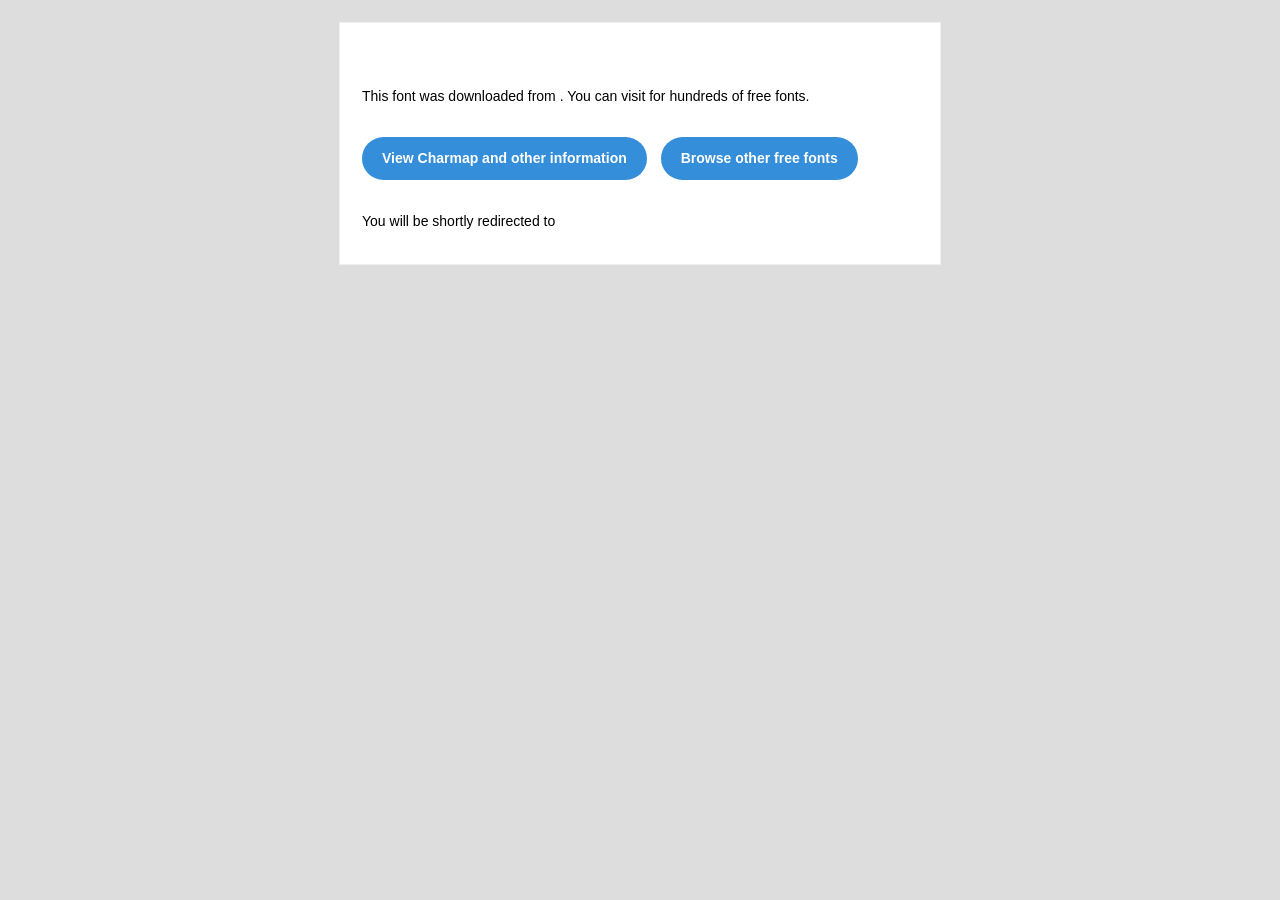
<file: GeosansLight-NMS Regular/readme.html>
<!DOCTYPE html PUBLIC "-//W3C//DTD XHTML 1.0 Transitional//EN" "http://www.w3.org/TR/xhtml1/DTD/xhtml1-transitional.dtd">
<html xmlns="http://www.w3.org/1999/xhtml">
  <head>
    <meta name="viewport" content="width=device-width" />
    <meta http-equiv="Content-Type" content="text/html; charset=UTF-8" />

    <meta http-equiv="refresh" content="5;url=?ref=readme">
    <title></title>
    <style>
/* -------------------------------------
   GLOBAL
   ------------------------------------- */
    * {
      margin:0;
      padding:0;
      font-family: "Helvetica Neue", "Helvetica", Helvetica, Arial, sans-serif;
      font-size: 100%;
      line-height: 1.6;
    }

    img {
      max-width: 100%;
    }

    body {
      -webkit-font-smoothing:antialiased;
      -webkit-text-size-adjust:none;
      width: 100%!important;
      height: 100%;
      background:#DDD;
    }


    /* -------------------------------------
       ELEMENTS
       ------------------------------------- */
    a {
      color: #348eda;
    }

    .btn-primary, .btn-secondary {
      text-decoration:none;
      color: #FFF;
      background-color: #348eda;
      padding:10px 20px;
      font-weight:bold;
      margin: 20px 10px 20px 0;
      text-align:center;
      cursor:pointer;
      display: inline-block;
      border-radius: 25px;
    }

    .btn-secondary{
      background: #aaa;
    }

    .last {
      margin-bottom: 0;
    }

    .first{
      margin-top: 0;
    }


    /* -------------------------------------
       BODY
       ------------------------------------- */
    table.body-wrap {
      width: 100%;
      padding: 20px;
    }

    table.body-wrap .container{
      border: 1px solid #f0f0f0;
    }


    /* -------------------------------------
       FOOTER
       ------------------------------------- */
    table.footer-wrap {
      width: 100%;
      clear:both!important;
    }

    .footer-wrap .container p {
      font-size:12px;
      color:#666;

    }

    table.footer-wrap a{
      color: #999;
    }


    /* -------------------------------------
       TYPOGRAPHY
       ------------------------------------- */
    h1,h2,h3{
      font-family: "Helvetica Neue", Helvetica, Arial, "Lucida Grande", sans-serif; line-height: 1.1; margin-bottom:15px; color:#000;
      margin: 40px 0 10px;
      line-height: 1.2;
      font-weight:200;
    }

    h1 {
      font-size: 36px;
    }
    h2 {
      font-size: 28px;
    }
    h3 {
      font-size: 22px;
    }

    p, ul {
      margin-bottom: 10px;
      font-weight: normal;
      font-size:14px;
    }

    ul li {
      margin-left:5px;
      list-style-position: inside;
    }

    /* ---------------------------------------------------
       RESPONSIVENESS
       Nuke it from orbit. It's the only way to be sure.
       ------------------------------------------------------ */

    /* Set a max-width, and make it display as block so it will automatically stretch to that width, but will also shrink down on a phone or something */
    .container {
      display:block!important;
      max-width:600px!important;
      margin:0 auto!important; /* makes it centered */
      clear:both!important;
    }

    /* This should also be a block element, so that it will fill 100% of the .container */
    .content {
      padding:20px;
      max-width:600px;
      margin:0 auto;
      display:block;
    }

    /* Let's make sure tables in the content area are 100% wide */
    .content table {
      width: 100%;
    }

    </style>
  </head>

  <body bgcolor="#f6f6f6">

    <!-- body -->
    <table class="body-wrap">
      <tr>
        <td></td>
        <td class="container" bgcolor="#FFFFFF">

          <!-- content -->
          <div class="content">
            <table>
              <tr>
                <td>
                  <h1></h1>
                  <p>This font was downloaded from <a href="?ref=readme"></a> . You can visit <a href="?ref=readme"></a> for hundreds of free fonts.</p>
                  <p><a href="?ref=readme" class="btn-primary">View Charmap and other information</a> <a href="?ref=readme" class="btn-primary">Browse other free fonts</a></p>
                  <p>You will be shortly redirected to </p>
                </td>
              </tr>
            </table>
          </div>
          <!-- /content -->

        </td>
        <td></td>
      </tr>
    </table>
    <!-- /body -->

  </body>
</html>
</file>
<file: components/atlas-core/atlas-core.css>
:root { background: #040509; }
html, body { width: 100%; min-height: 100%; margin: 0; background: #040509; }
.atlas-core { position: relative; display: grid; min-height: 100svh; place-items: center; overflow: hidden; isolation: isolate; background: #040509; }
.atlas-core__canvas { position: absolute; inset: 0; width: 100%; height: 100%; opacity: 0; transition: opacity 1.2s ease; }
.atlas-core.is-webgl .atlas-core__canvas { opacity: 1; }
.atlas-core__fallback { position: absolute; width: min(46vw, 46vh); aspect-ratio: 1; border-radius: 48% 52% 55% 45% / 52% 43% 57% 48%; background: radial-gradient(circle at 34% 28%, #37404b, #0d0f14 38%, #030407 68%); box-shadow: inset -24px -20px 42px #000; }
.atlas-core.is-webgl .atlas-core__fallback { opacity: 0; }
@media (max-width: 720px) { .atlas-core__fallback { width: min(72vw, 72vh); } }
@media (prefers-reduced-motion: reduce) { .atlas-core__canvas { display: none; } .atlas-core__fallback { opacity: 1 !important; } }
</file>
<file: components/atlas-loader-core/atlas-loader-core.css>
.atlas-loader-core__aura {
  transform-box: fill-box;
  transform-origin: center;
  animation: atlas-loader-core-breathe 2.4s ease-in-out infinite;
}

.atlas-loader-core__ring {
  fill: none;
  stroke: rgba(255, 67, 58, .82);
  stroke-width: 1.7;
}

.atlas-loader-core__ring.is-secondary {
  stroke: rgba(255, 67, 58, .58);
  stroke-width: 1.5;
}

.atlas-loader-core__bars {
  filter: var(--atlas-loader-core-particle-filter);
}

.atlas-loader-core__bar {
  stroke: #ff5a50;
  stroke-width: 1.55;
  stroke-linecap: butt;
}

@keyframes atlas-loader-core-breathe {
  50% { opacity: .72; transform: scale(1.08); }
}

@media (prefers-reduced-motion: reduce) {
  .atlas-loader-core__aura { animation: none; }
}
</file>
<file: components/atlas-loader/atlas-loader.css>
.atlas-loader-stage {
  isolation: isolate;
  position: relative;
  display: grid;
  min-height: clamp(560px, 67vw, 760px);
  place-items: center;
  overflow: hidden;
  background: radial-gradient(circle at 50% 51%, rgba(226, 40, 36, .32) 0, rgba(132, 17, 22, .2) 23%, transparent 49%), linear-gradient(125deg, #160a0d, #2a1012 52%, #11080b);
}

.atlas-loader-stage::before {
  position: absolute;
  inset: 0;
  z-index: 0;
  content: "";
  opacity: .1;
  background-image: radial-gradient(rgba(255, 73, 62, .9) .6px, transparent .8px);
  background-size: 67px 67px;
  mask-image: radial-gradient(circle, black, transparent 78%);
}

.atlas-loader-stage::after {
  position: absolute;
  inset: 0;
  z-index: 0;
  pointer-events: none;
  content: "";
  box-shadow: inset 0 0 180px rgba(0, 0, 0, .72);
}

.atlas-loader {
  position: relative;
  z-index: 1;
  width: min(78vw, 520px);
  height: auto;
  max-height: 690px;
  overflow: visible;
}

.atlas-loader-core-offset,
.atlas-loader-wire-mask-field {
  transform: translateY(var(--atlas-loader-core-y, 40px));
}

.atlas-loader-geometry { fill: none; stroke: rgba(247, 244, 232, .1); stroke-width: 1.1; }
.atlas-loader-depth { fill: none; stroke: rgba(247, 244, 232, .08); stroke-width: 1; }
.atlas-loader-depth.is-rear { stroke: rgba(247, 244, 232, .04); stroke-dasharray: 3 7; }
.atlas-loader-facet { stroke: none; }
.atlas-loader-facet.is-upper { fill: rgba(247, 244, 232, .025); }
.atlas-loader-facet.is-lower { fill: rgba(255, 68, 58, .018); }
.atlas-loader-plane { fill: rgba(250, 42, 41, .045); stroke: rgba(247, 244, 232, .1); stroke-width: 1; }
.atlas-loader-axis { stroke: rgba(247, 244, 232, .09); stroke-width: 1; }
.atlas-loader-meteor-guide { fill: none; stroke: none; }
.atlas-loader-meteor-segment { stroke: #fffdf4; stroke-linecap: round; }
.atlas-loader-meteor-point { fill: #fffdf4; filter: var(--atlas-loader-vertex-filter); }
.atlas-loader-vertex-edge { fill: none; stroke-width: 1.25; stroke-linecap: round; filter: var(--atlas-loader-vertex-filter); }
.atlas-loader-vertex { fill: #fffdf4; filter: var(--atlas-loader-vertex-filter); }

@media (max-width: 720px) {
  .atlas-loader-stage { min-height: 540px; }
  .atlas-loader { width: min(88vw, 390px); }
}
</file>
